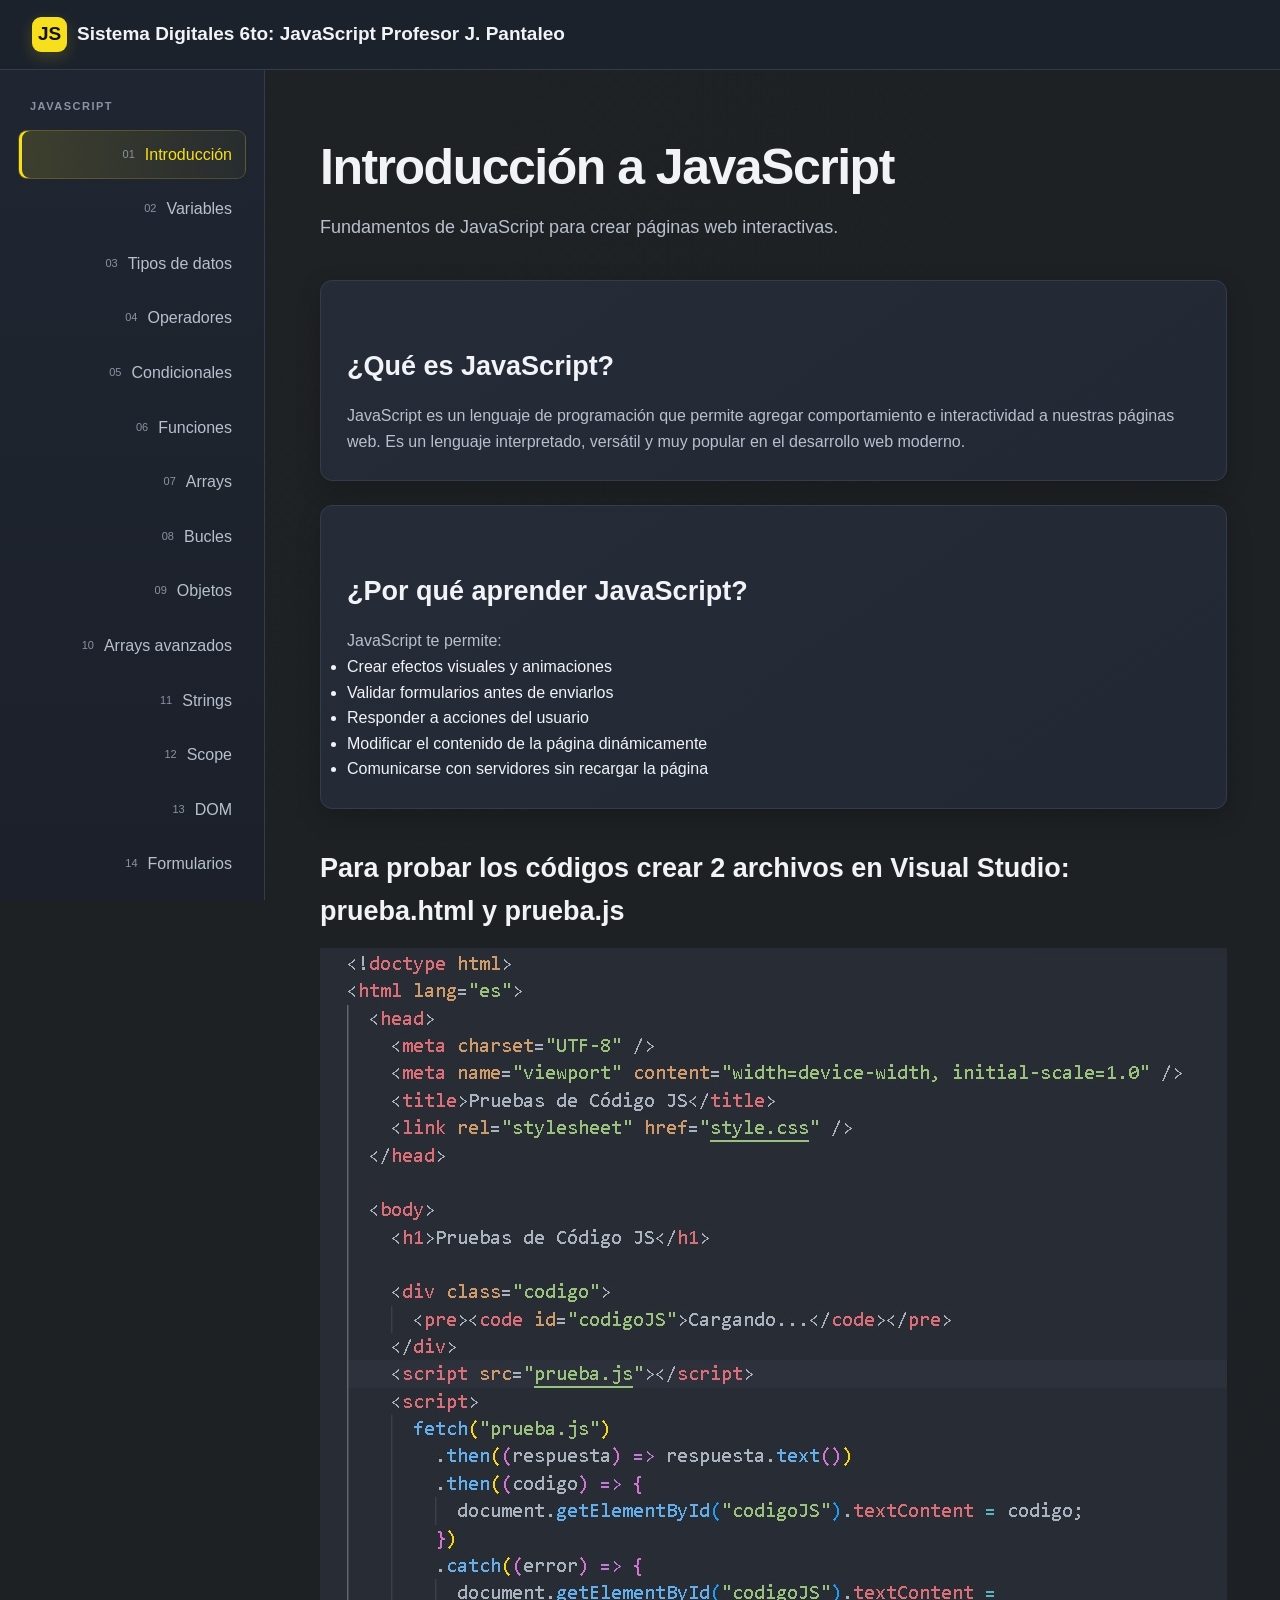
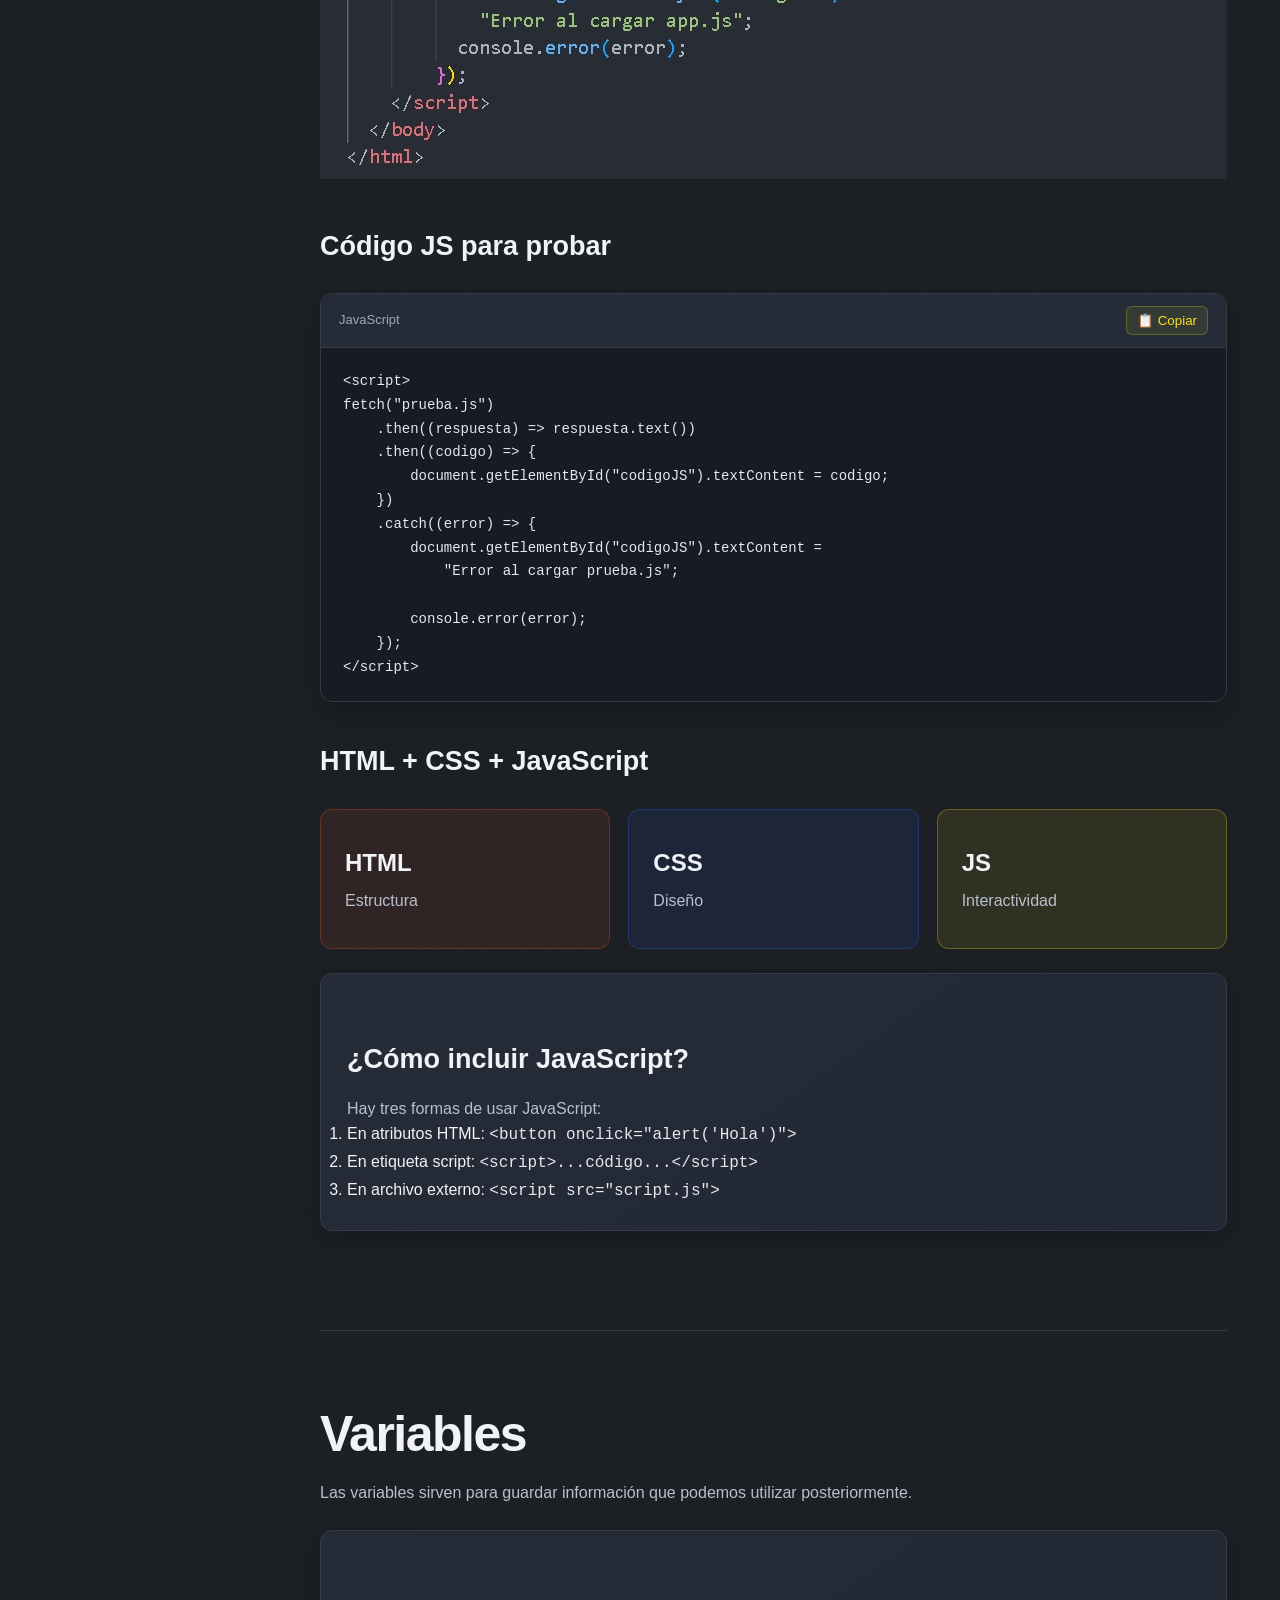
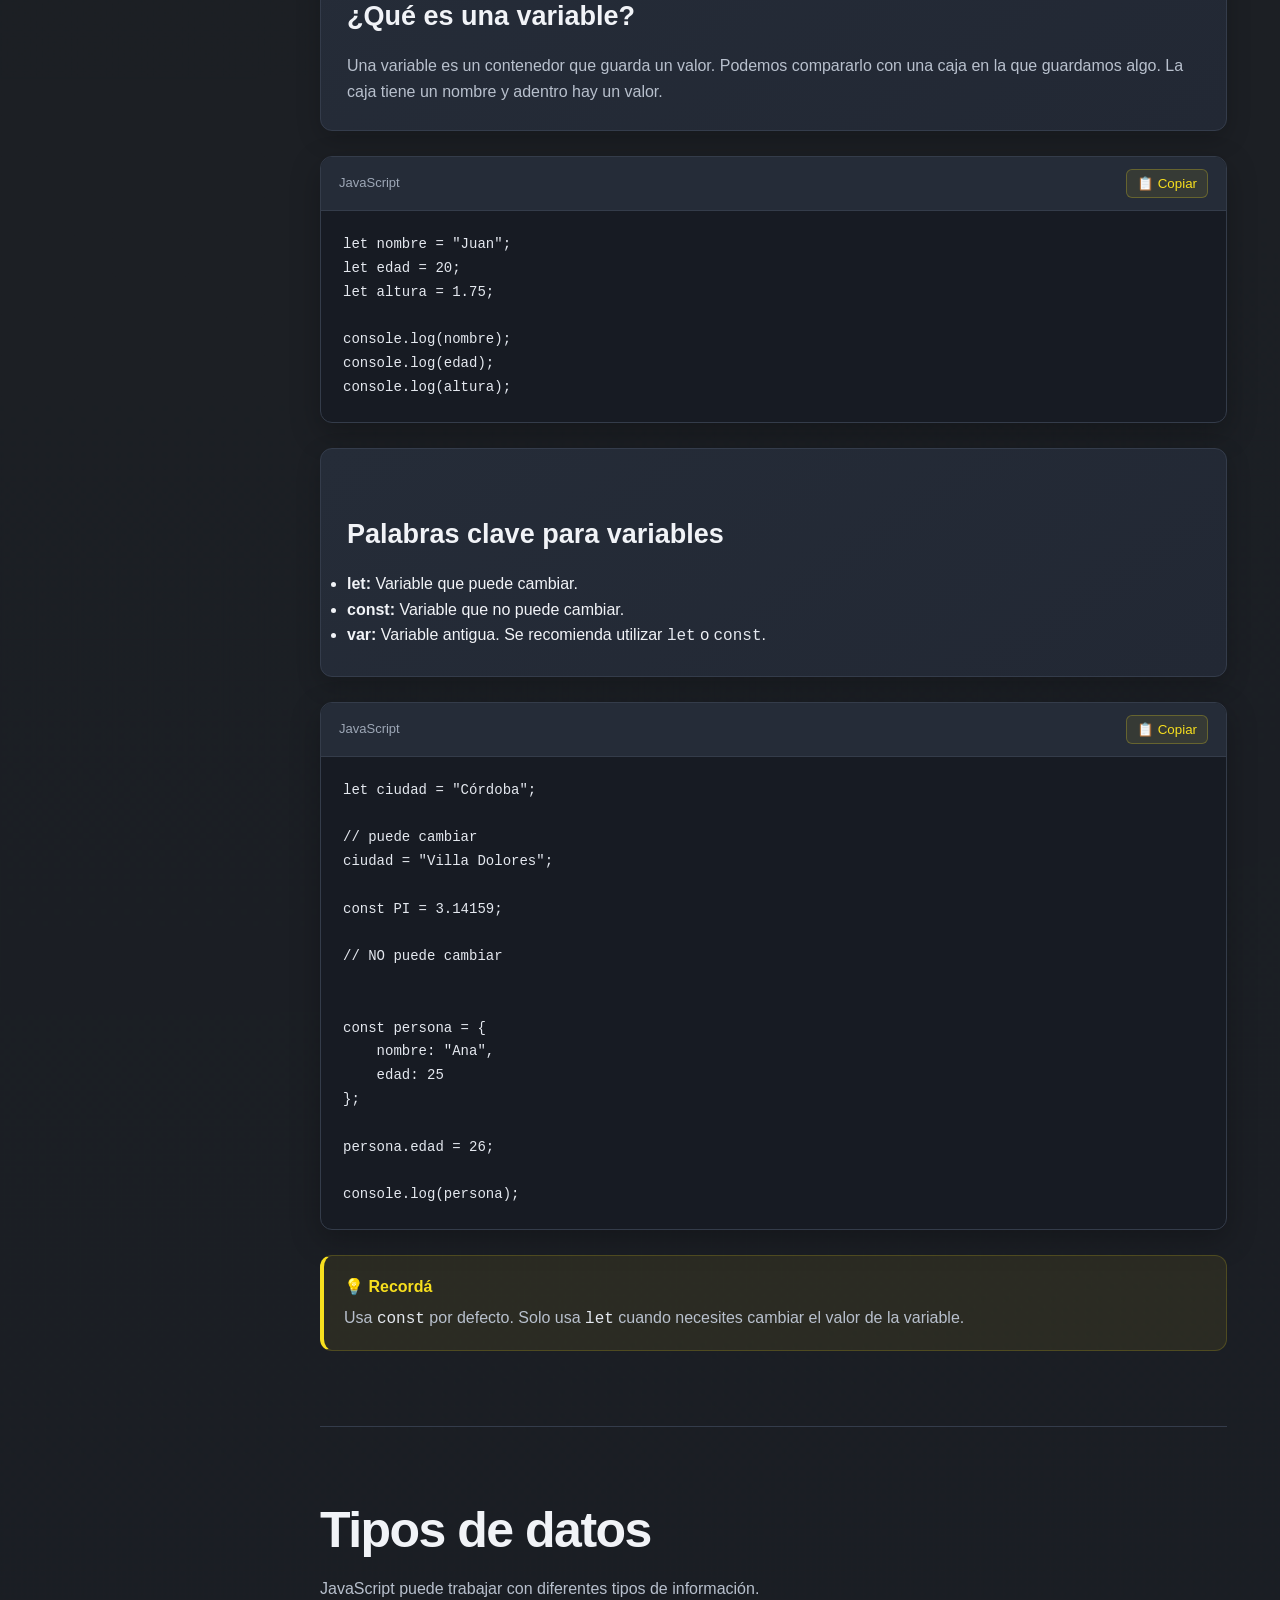
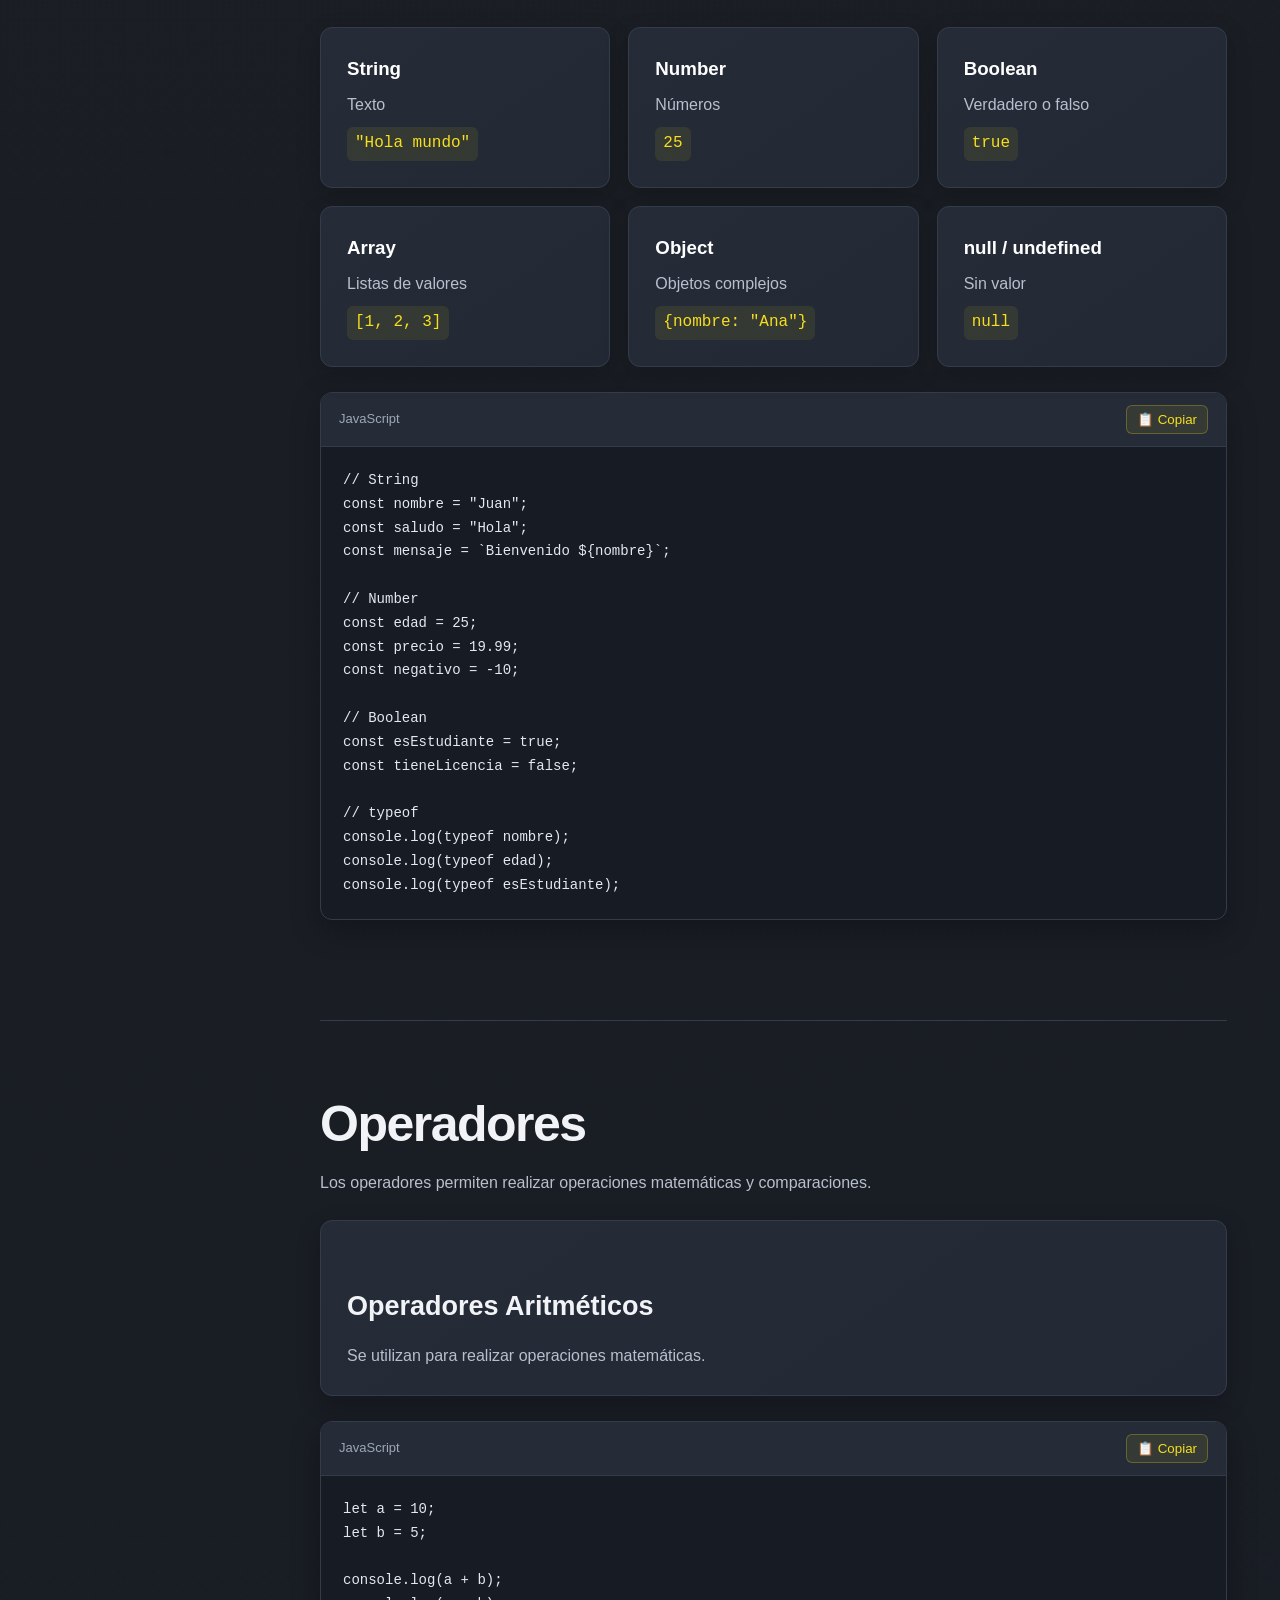
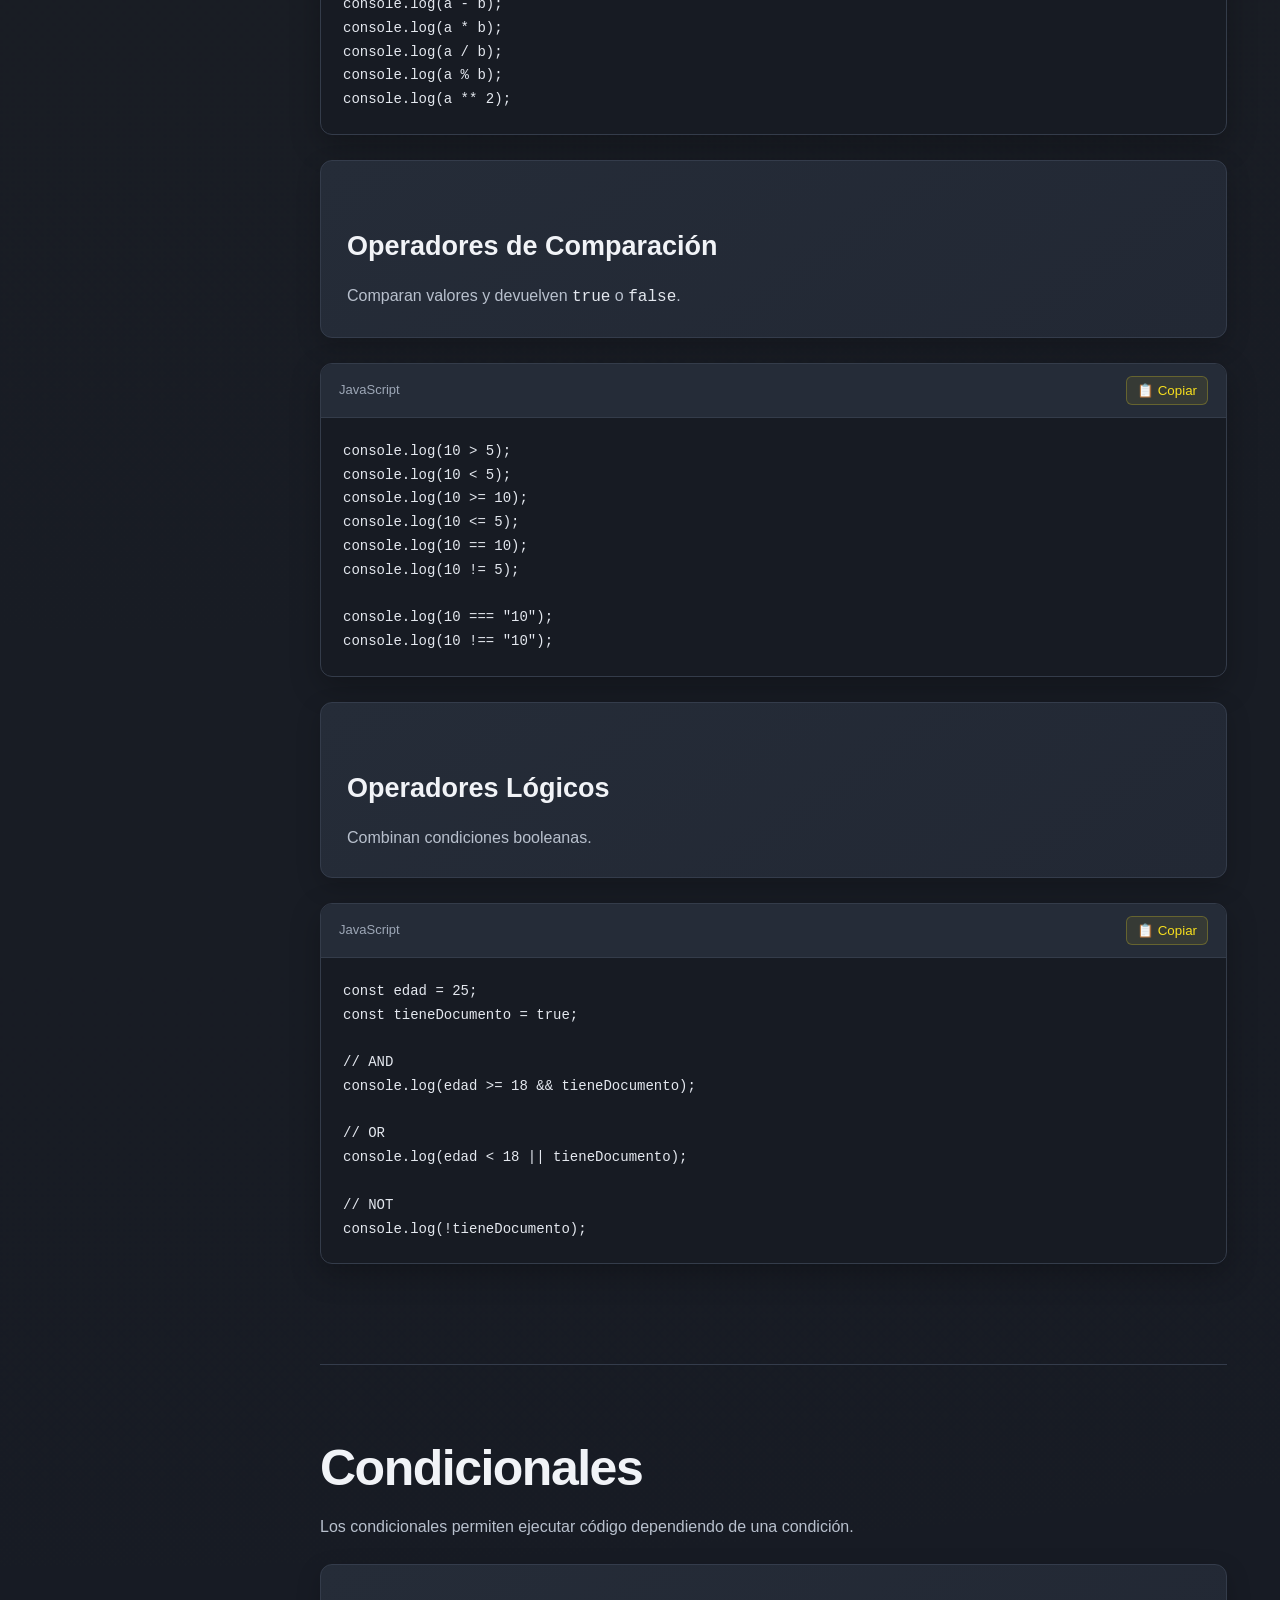
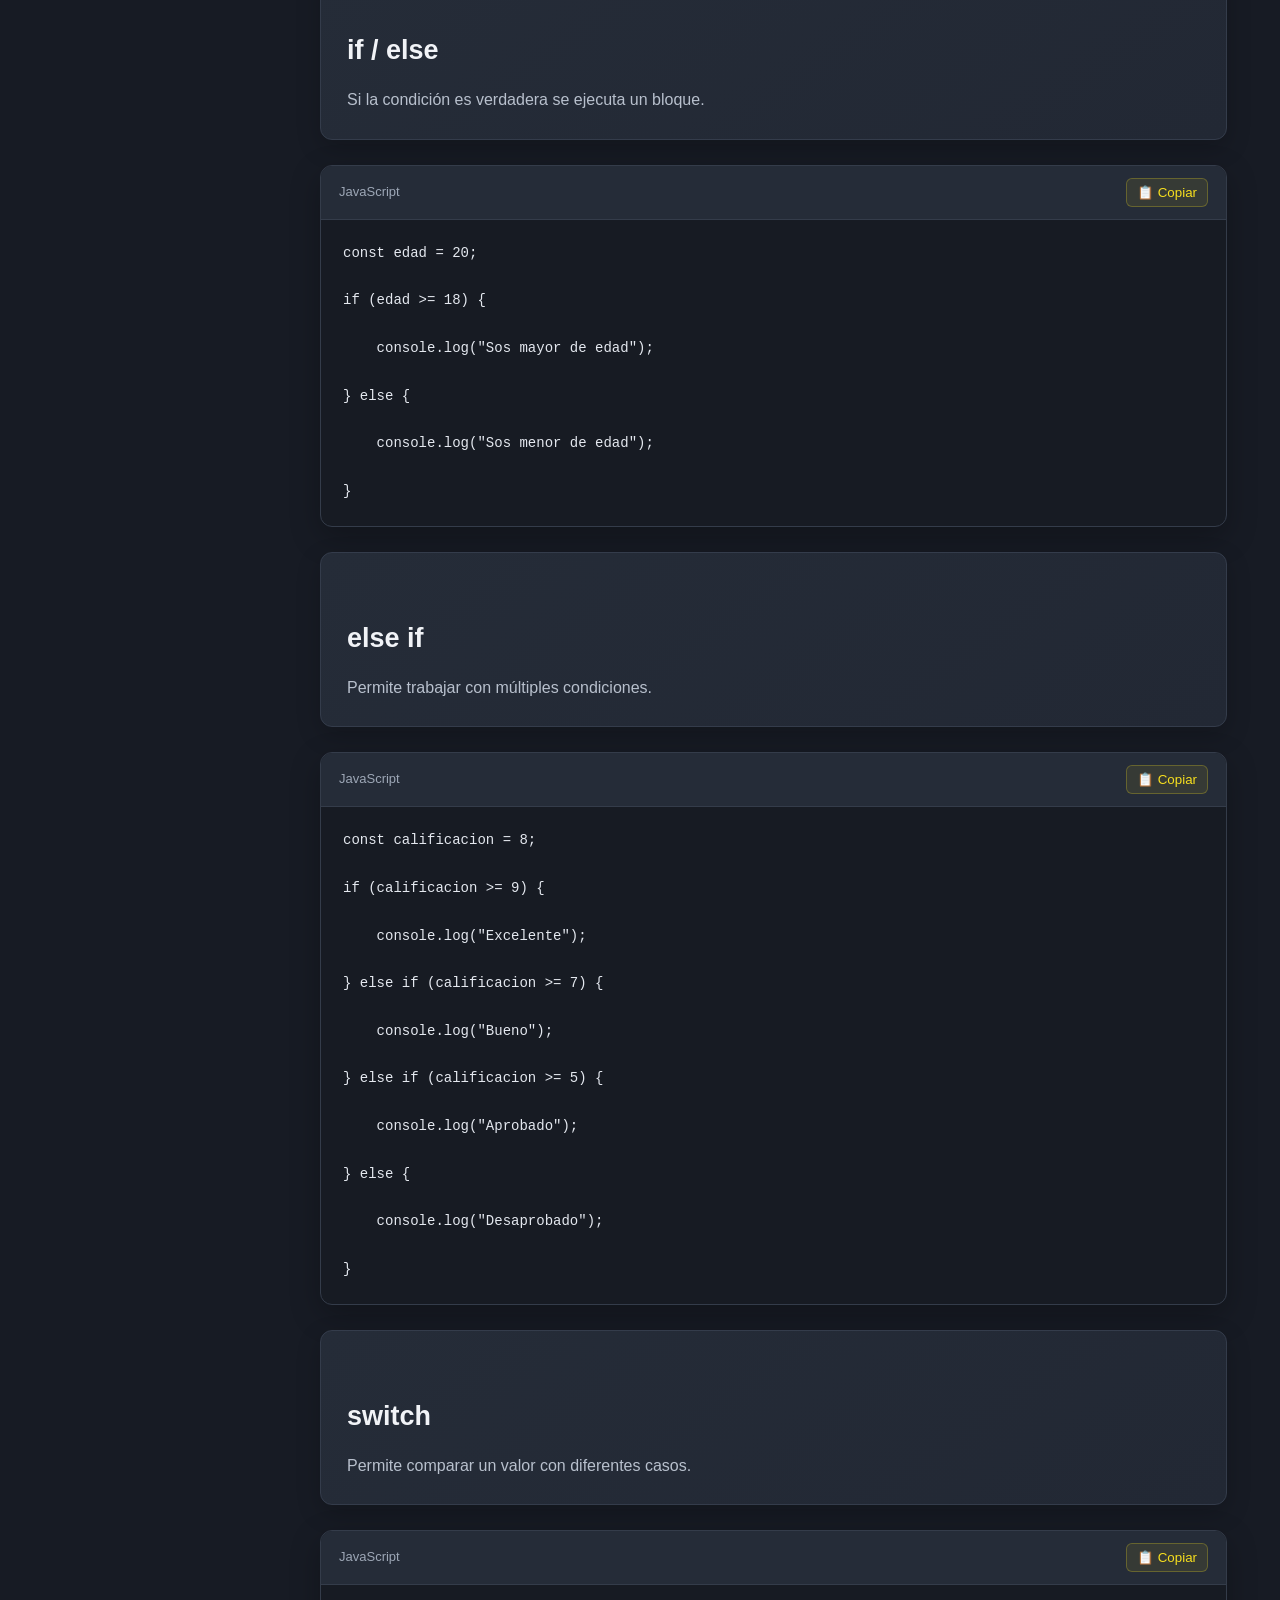
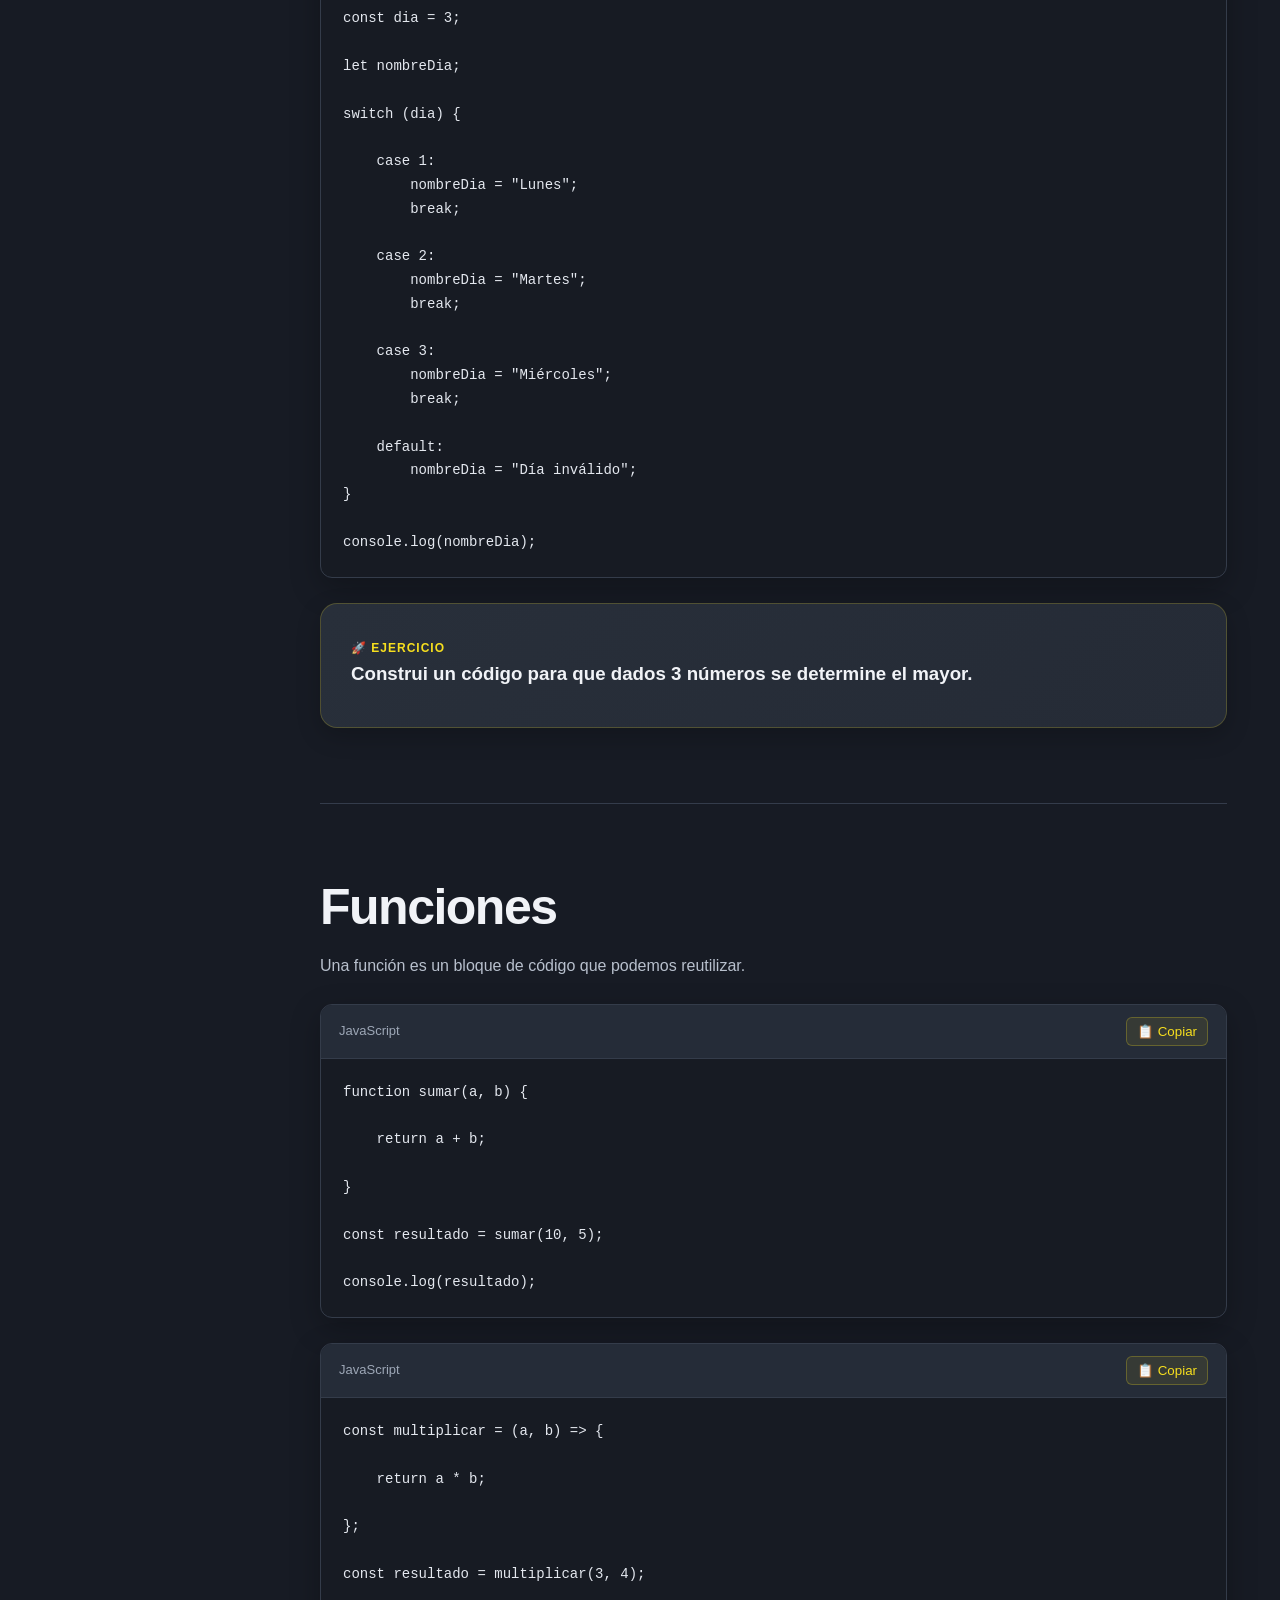
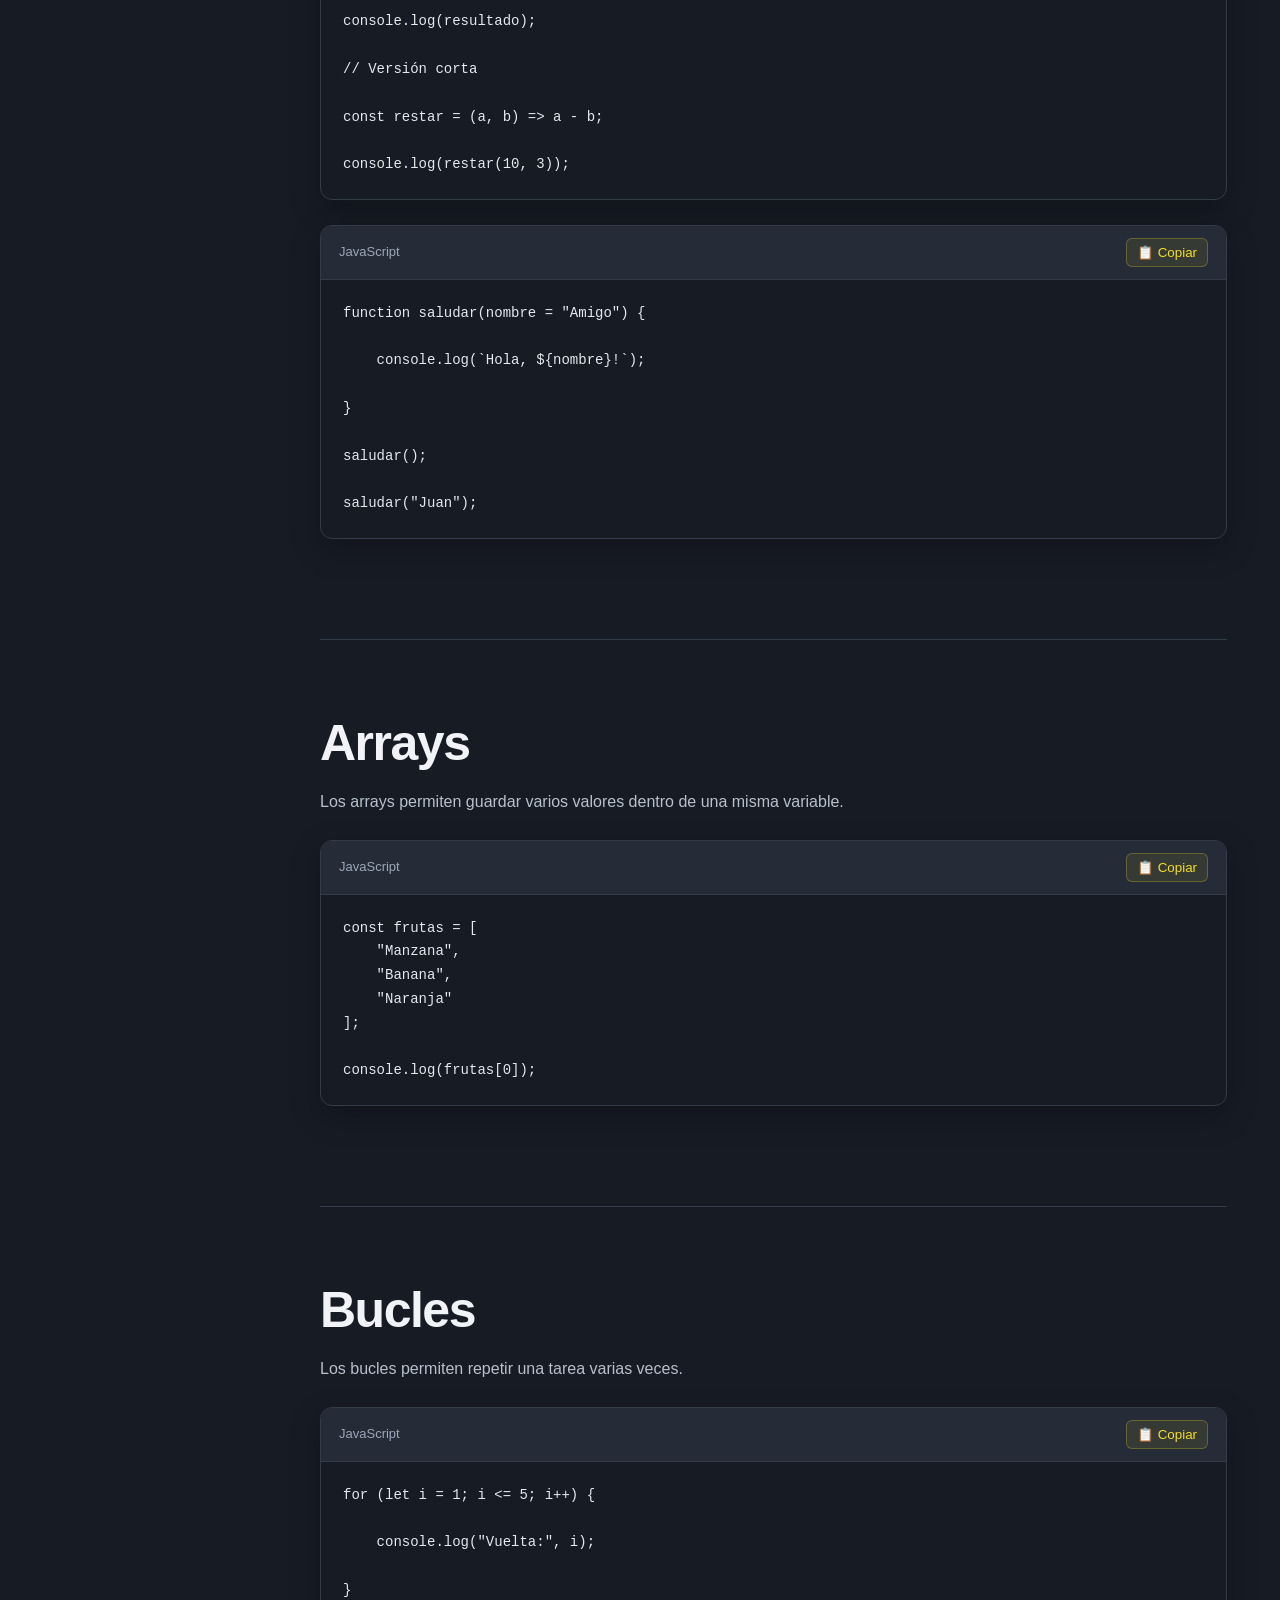
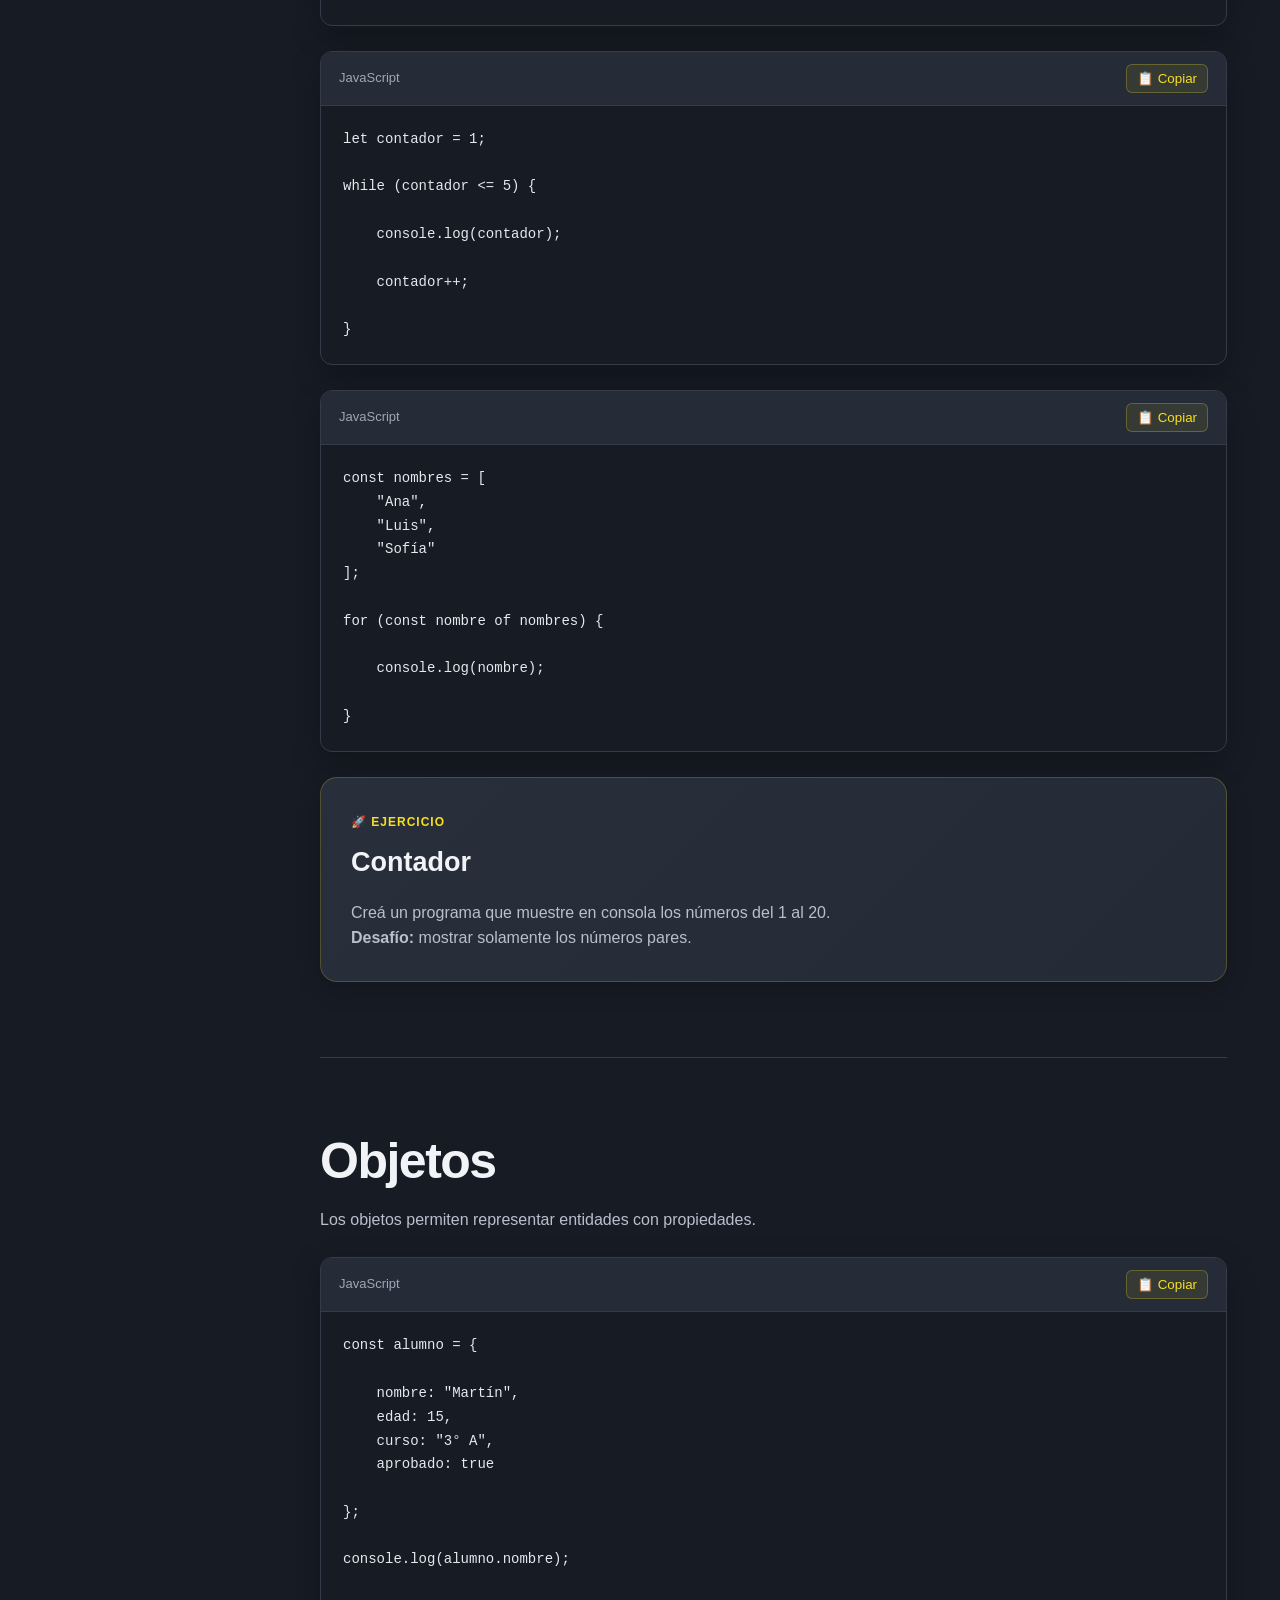
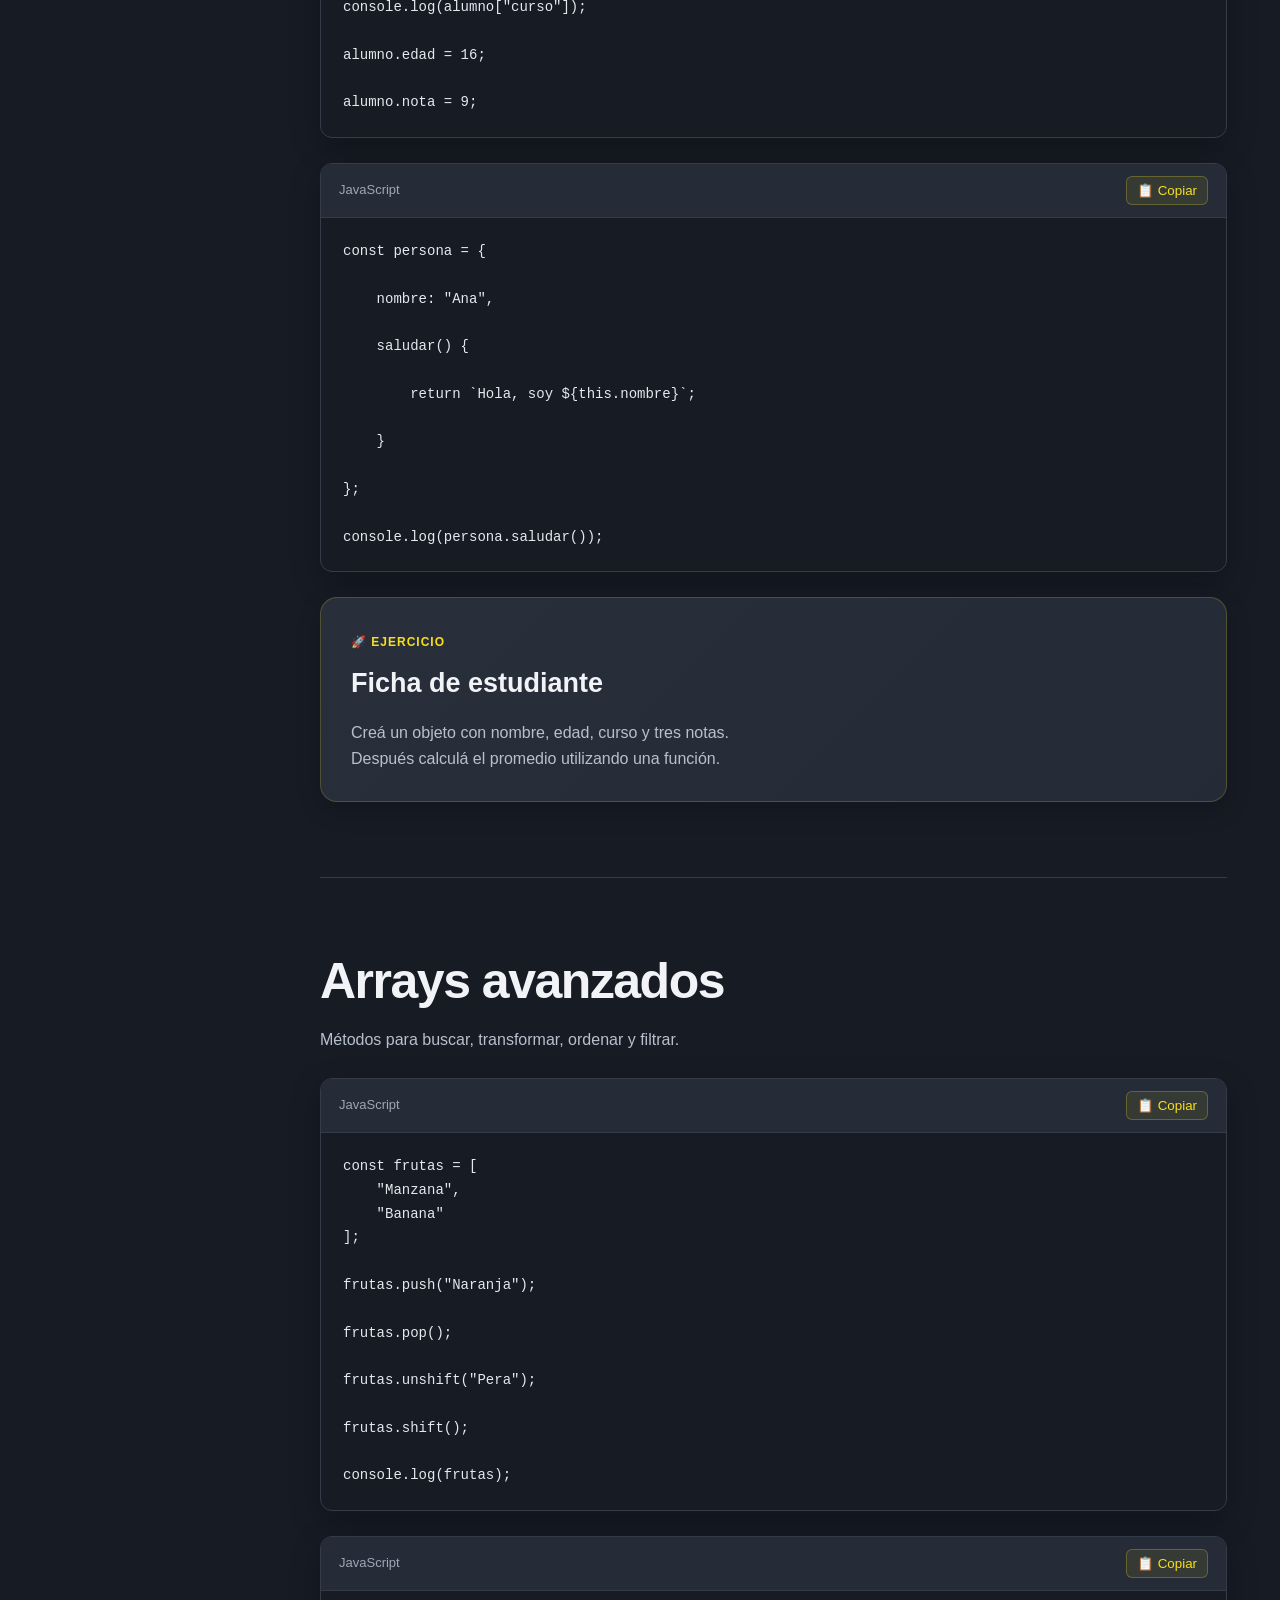
<file: index.html>
<!doctype html>
<html lang="es">

<head>
    <meta charset="UTF-8">
    <meta name="viewport" content="width=device-width, initial-scale=1.0">

    <title>JavaScript Básico + Práctica</title>

    <link rel="stylesheet" href="style.css">
</head>

<body>

    <!-- =====================================================
         HEADER
    ====================================================== -->

    <header class="header">

        <div class="logo">
            <span>JS</span>
            Sistema Digitales 6to: JavaScript  Profesor J. Pantaleo
        </div>

    </header>


    <!-- =====================================================
         LAYOUT
    ====================================================== -->

    <div class="layout">


        <!-- =================================================
             MENÚ LATERAL
        ================================================== -->

        <aside class="sidebar">

            <h3>JavaScript</h3>

            <nav>

                <a href="#introduccion" class="activo">
                    <span>01</span>
                    Introducción
                </a>

                <a href="#variables">
                    <span>02</span>
                    Variables
                </a>

                <a href="#tipos">
                    <span>03</span>
                    Tipos de datos
                </a>

                <a href="#operadores">
                    <span>04</span>
                    Operadores
                </a>

                <a href="#condicionales">
                    <span>05</span>
                    Condicionales
                </a>

                <a href="#funciones">
                    <span>06</span>
                    Funciones
                </a>

                <a href="#arrays">
                    <span>07</span>
                    Arrays
                </a>

                <a href="#bucles">
                    <span>08</span>
                    Bucles
                </a>

                <a href="#objetos">
                    <span>09</span>
                    Objetos
                </a>

                <a href="#arrays-avanzados">
                    <span>10</span>
                    Arrays avanzados
                </a>

                <a href="#strings">
                    <span>11</span>
                    Strings
                </a>

                <a href="#scope">
                    <span>12</span>
                    Scope
                </a>

                <a href="#dom">
                    <span>13</span>
                    DOM
                </a>

                <a href="#formularios">
                    <span>14</span>
                    Formularios
                </a>

                <a href="#localstorage">
                    <span>15</span>
                    LocalStorage
                </a>

                <a href="#json-fetch">
                    <span>16</span>
                    JSON y Fetch
                </a>

                <a href="#errores">
                    <span>17</span>
                    Errores
                </a>

                <a href="#proyecto">
                    <span>18</span>
                    Proyecto final
                </a>

                <a href="#eventos">
                    <span>19</span>
                    Eventos
                </a>

            </nav>

        </aside>


        <!-- =================================================
             CONTENIDO
        ================================================== -->

        <main class="contenido">


            <!-- =================================================
                 01 INTRODUCCIÓN
            ================================================== -->

            <section id="introduccion" class="clase">

                <h1>Introducción a JavaScript</h1>

                <p class="descripcion">
                    Fundamentos de JavaScript para crear páginas web
                    interactivas.
                </p>


                <div class="card">

                    <h2>¿Qué es JavaScript?</h2>

                    <p>
                        JavaScript es un lenguaje de programación que permite
                        agregar comportamiento e interactividad a nuestras
                        páginas web. Es un lenguaje interpretado, versátil y
                        muy popular en el desarrollo web moderno.
                    </p>

                </div>


                <div class="card">

                    <h2>¿Por qué aprender JavaScript?</h2>

                    <p>JavaScript te permite:</p>

                    <ul>
                        <li>Crear efectos visuales y animaciones</li>
                        <li>Validar formularios antes de enviarlos</li>
                        <li>Responder a acciones del usuario</li>
                        <li>Modificar el contenido de la página dinámicamente</li>
                        <li>Comunicarse con servidores sin recargar la página</li>
                    </ul>

                </div>


                <h2>
                    Para probar los códigos crear 2 archivos en Visual Studio:
                    <strong>prueba.html</strong> y <strong>prueba.js</strong>
                </h2>

                <img src="prueba.jpg" alt="Ejemplo de archivos JavaScript">


                <h2>Código JS para probar</h2>


                <div class="codigo">

                    <pre><code>&lt;script&gt;
fetch("prueba.js")
    .then((respuesta) =&gt; respuesta.text())
    .then((codigo) =&gt; {
        document.getElementById("codigoJS").textContent = codigo;
    })
    .catch((error) =&gt; {
        document.getElementById("codigoJS").textContent =
            "Error al cargar prueba.js";

        console.error(error);
    });
&lt;/script&gt;</code></pre>

                </div>


                <h2>HTML + CSS + JavaScript</h2>


                <div class="tecnologias">

                    <div class="tecnologia html">
                        <strong>HTML</strong>
                        <span>Estructura</span>
                    </div>

                    <div class="tecnologia css">
                        <strong>CSS</strong>
                        <span>Diseño</span>
                    </div>

                    <div class="tecnologia js">
                        <strong>JS</strong>
                        <span>Interactividad</span>
                    </div>

                </div>


                <div class="card">

                    <h2>¿Cómo incluir JavaScript?</h2>

                    <p>
                        Hay tres formas de usar JavaScript:
                    </p>

                    <ol>

                        <li>
                            En atributos HTML:
                            <code>&lt;button onclick="alert('Hola')"&gt;</code>
                        </li>

                        <li>
                            En etiqueta script:
                            <code>&lt;script&gt;...código...&lt;/script&gt;</code>
                        </li>

                        <li>
                            En archivo externo:
                            <code>&lt;script src="script.js"&gt;</code>
                        </li>

                    </ol>

                </div>

            </section>



            <!-- =================================================
                 02 VARIABLES
            ================================================== -->

            <section id="variables" class="clase">

                <h1>Variables</h1>

                <p>
                    Las variables sirven para guardar información que podemos
                    utilizar posteriormente.
                </p>


                <div class="card">

                    <h2>¿Qué es una variable?</h2>

                    <p>
                        Una variable es un contenedor que guarda un valor.
                        Podemos compararlo con una caja en la que guardamos algo.
                        La caja tiene un nombre y adentro hay un valor.
                    </p>

                </div>


                <div class="codigo">

                    <pre><code>let nombre = "Juan";
let edad = 20;
let altura = 1.75;

console.log(nombre);
console.log(edad);
console.log(altura);</code></pre>

                </div>


                <div class="card">

                    <h2>Palabras clave para variables</h2>

                    <ul>

                        <li>
                            <strong>let:</strong>
                            Variable que puede cambiar.
                        </li>

                        <li>
                            <strong>const:</strong>
                            Variable que no puede cambiar.
                        </li>

                        <li>
                            <strong>var:</strong>
                            Variable antigua. Se recomienda utilizar
                            <code>let</code> o <code>const</code>.
                        </li>

                    </ul>

                </div>


                <div class="codigo">

                    <pre><code>let ciudad = "Córdoba";

// puede cambiar
ciudad = "Villa Dolores";

const PI = 3.14159;

// NO puede cambiar


const persona = {
    nombre: "Ana",
    edad: 25
};

persona.edad = 26;

console.log(persona);</code></pre>

                </div>


                <div class="nota">

                    <strong>💡 Recordá</strong>

                    <p>
                        Usa <code>const</code> por defecto.
                        Solo usa <code>let</code> cuando necesites cambiar
                        el valor de la variable.
                    </p>

                </div>

            </section>



            <!-- =================================================
                 03 TIPOS DE DATOS
            ================================================== -->

            <section id="tipos" class="clase">

                <h1>Tipos de datos</h1>

                <p>
                    JavaScript puede trabajar con diferentes tipos de
                    información.
                </p>


                <div class="grid">

                    <div class="card pequeño">
                        <h3>String</h3>
                        <p>Texto</p>
                        <code>"Hola mundo"</code>
                    </div>

                    <div class="card pequeño">
                        <h3>Number</h3>
                        <p>Números</p>
                        <code>25</code>
                    </div>

                    <div class="card pequeño">
                        <h3>Boolean</h3>
                        <p>Verdadero o falso</p>
                        <code>true</code>
                    </div>

                    <div class="card pequeño">
                        <h3>Array</h3>
                        <p>Listas de valores</p>
                        <code>[1, 2, 3]</code>
                    </div>

                    <div class="card pequeño">
                        <h3>Object</h3>
                        <p>Objetos complejos</p>
                        <code>{nombre: "Ana"}</code>
                    </div>

                    <div class="card pequeño">
                        <h3>null / undefined</h3>
                        <p>Sin valor</p>
                        <code>null</code>
                    </div>

                </div>


                <div class="codigo">

                    <pre><code>// String
const nombre = "Juan";
const saludo = "Hola";
const mensaje = `Bienvenido ${nombre}`;

// Number
const edad = 25;
const precio = 19.99;
const negativo = -10;

// Boolean
const esEstudiante = true;
const tieneLicencia = false;

// typeof
console.log(typeof nombre);
console.log(typeof edad);
console.log(typeof esEstudiante);</code></pre>

                </div>

            </section>



            <!-- =================================================
                 04 OPERADORES
            ================================================== -->

            <section id="operadores" class="clase">

                <h1>Operadores</h1>

                <p>
                    Los operadores permiten realizar operaciones matemáticas
                    y comparaciones.
                </p>


                <div class="card">

                    <h2>Operadores Aritméticos</h2>

                    <p>
                        Se utilizan para realizar operaciones matemáticas.
                    </p>

                </div>


                <div class="codigo">

                    <pre><code>let a = 10;
let b = 5;

console.log(a + b);
console.log(a - b);
console.log(a * b);
console.log(a / b);
console.log(a % b);
console.log(a ** 2);</code></pre>

                </div>


                <div class="card">

                    <h2>Operadores de Comparación</h2>

                    <p>
                        Comparan valores y devuelven
                        <code>true</code> o <code>false</code>.
                    </p>

                </div>


                <div class="codigo">

                    <pre><code>console.log(10 > 5);
console.log(10 < 5);
console.log(10 >= 10);
console.log(10 <= 5);
console.log(10 == 10);
console.log(10 != 5);

console.log(10 === "10");
console.log(10 !== "10");</code></pre>

                </div>


                <div class="card">

                    <h2>Operadores Lógicos</h2>

                    <p>
                        Combinan condiciones booleanas.
                    </p>

                </div>


                <div class="codigo">

                    <pre><code>const edad = 25;
const tieneDocumento = true;

// AND
console.log(edad >= 18 && tieneDocumento);

// OR
console.log(edad < 18 || tieneDocumento);

// NOT
console.log(!tieneDocumento);</code></pre>

                </div>

            </section>



            <!-- =================================================
                 05 CONDICIONALES
            ================================================== -->

            <section id="condicionales" class="clase">

                <h1>Condicionales</h1>

                <p>
                    Los condicionales permiten ejecutar código dependiendo
                    de una condición.
                </p>


                <div class="card">

                    <h2>if / else</h2>

                    <p>
                        Si la condición es verdadera se ejecuta un bloque.
                    </p>

                </div>


                <div class="codigo">

                    <pre><code>const edad = 20;

if (edad >= 18) {

    console.log("Sos mayor de edad");

} else {

    console.log("Sos menor de edad");

}</code></pre>

                </div>


                <div class="card">

                    <h2>else if</h2>

                    <p>
                        Permite trabajar con múltiples condiciones.
                    </p>

                </div>


                <div class="codigo">

                    <pre><code>const calificacion = 8;

if (calificacion >= 9) {

    console.log("Excelente");

} else if (calificacion >= 7) {

    console.log("Bueno");

} else if (calificacion >= 5) {

    console.log("Aprobado");

} else {

    console.log("Desaprobado");

}</code></pre>

                </div>


                <div class="card">

                    <h2>switch</h2>

                    <p>
                        Permite comparar un valor con diferentes casos.
                    </p>

                </div>


                <div class="codigo">

                    <pre><code>const dia = 3;

let nombreDia;

switch (dia) {

    case 1:
        nombreDia = "Lunes";
        break;

    case 2:
        nombreDia = "Martes";
        break;

    case 3:
        nombreDia = "Miércoles";
        break;

    default:
        nombreDia = "Día inválido";
}

console.log(nombreDia);</code></pre>

                </div>


                <div class="ejercicio">

                    <span>🚀 EJERCICIO</span>

                    <h3>
                        Construi un código para que dados 3 números
                        se determine el mayor.
                    </h3>

                </div>

            </section>



            <!-- =================================================
                 06 FUNCIONES
            ================================================== -->

            <section id="funciones" class="clase">

                <h1>Funciones</h1>

                <p>
                    Una función es un bloque de código que podemos reutilizar.
                </p>


                <div class="codigo">

                    <pre><code>function sumar(a, b) {

    return a + b;

}

const resultado = sumar(10, 5);

console.log(resultado);</code></pre>

                </div>


                <div class="codigo">

                    <pre><code>const multiplicar = (a, b) => {

    return a * b;

};

const resultado = multiplicar(3, 4);

console.log(resultado);

// Versión corta

const restar = (a, b) => a - b;

console.log(restar(10, 3));</code></pre>

                </div>


                <div class="codigo">

                    <pre><code>function saludar(nombre = "Amigo") {

    console.log(`Hola, ${nombre}!`);

}

saludar();

saludar("Juan");</code></pre>

                </div>

            </section>



            <!-- =================================================
                 07 ARRAYS
            ================================================== -->

            <section id="arrays" class="clase">

                <h1>Arrays</h1>

                <p>
                    Los arrays permiten guardar varios valores dentro
                    de una misma variable.
                </p>


                <div class="codigo">

                    <pre><code>const frutas = [
    "Manzana",
    "Banana",
    "Naranja"
];

console.log(frutas[0]);</code></pre>

                </div>

            </section>



            <!-- =================================================
                 08 BUCLES
            ================================================== -->

            <section id="bucles" class="clase">

                <h1>Bucles</h1>

                <p>
                    Los bucles permiten repetir una tarea varias veces.
                </p>


                <div class="codigo">

                    <pre><code>for (let i = 1; i <= 5; i++) {

    console.log("Vuelta:", i);

}</code></pre>

                </div>


                <div class="codigo">

                    <pre><code>let contador = 1;

while (contador <= 5) {

    console.log(contador);

    contador++;

}</code></pre>

                </div>


                <div class="codigo">

                    <pre><code>const nombres = [
    "Ana",
    "Luis",
    "Sofía"
];

for (const nombre of nombres) {

    console.log(nombre);

}</code></pre>

                </div>


                <div class="ejercicio">

                    <span>🚀 EJERCICIO</span>

                    <h2>Contador</h2>

                    <p>
                        Creá un programa que muestre en consola
                        los números del 1 al 20.
                    </p>

                    <p>
                        <strong>Desafío:</strong>
                        mostrar solamente los números pares.
                    </p>

                </div>

            </section>



            <!-- =================================================
                 09 OBJETOS
            ================================================== -->

            <section id="objetos" class="clase">

                <h1>Objetos</h1>

                <p>
                    Los objetos permiten representar entidades con propiedades.
                </p>


                <div class="codigo">

                    <pre><code>const alumno = {

    nombre: "Martín",
    edad: 15,
    curso: "3° A",
    aprobado: true

};

console.log(alumno.nombre);

console.log(alumno["curso"]);

alumno.edad = 16;

alumno.nota = 9;</code></pre>

                </div>


                <div class="codigo">

                    <pre><code>const persona = {

    nombre: "Ana",

    saludar() {

        return `Hola, soy ${this.nombre}`;

    }

};

console.log(persona.saludar());</code></pre>

                </div>


                <div class="ejercicio">

                    <span>🚀 EJERCICIO</span>

                    <h2>Ficha de estudiante</h2>

                    <p>
                        Creá un objeto con nombre, edad, curso y tres notas.
                    </p>

                    <p>
                        Después calculá el promedio utilizando una función.
                    </p>

                </div>

            </section>



            <!-- =================================================
                 10 ARRAYS AVANZADOS
            ================================================== -->

            <section id="arrays-avanzados" class="clase">

                <h1>Arrays avanzados</h1>

                <p>
                    Métodos para buscar, transformar, ordenar y filtrar.
                </p>


                <div class="codigo">

                    <pre><code>const frutas = [
    "Manzana",
    "Banana"
];

frutas.push("Naranja");

frutas.pop();

frutas.unshift("Pera");

frutas.shift();

console.log(frutas);</code></pre>

                </div>


                <div class="codigo">

                    <pre><code>const numeros = [1, 2, 3, 4, 5];

const dobles =
    numeros.map(n => n * 2);

const pares =
    numeros.filter(n => n % 2 === 0);

const encontrado =
    numeros.find(n => n === 3);

console.log(dobles);

console.log(pares);

console.log(encontrado);</code></pre>

                </div>


                <div class="codigo">

                    <pre><code>const precios = [
    100,
    250,
    80,
    120
];

const total = precios.reduce(
    (acumulador, precio) => {

        return acumulador + precio;

    },
    0
);

console.log(total);</code></pre>

                </div>

            </section>



            <!-- =================================================
                 11 STRINGS
            ================================================== -->

            <section id="strings" class="clase">

                <h1>Strings y métodos de texto</h1>

                <p>
                    Los strings representan texto.
                </p>


                <div class="codigo">

                    <pre><code>const texto =
    "JavaScript es divertido";

console.log(texto.length);

console.log(texto.toUpperCase());

console.log(texto.toLowerCase());

console.log(
    texto.includes("JavaScript")
);

console.log(
    texto.startsWith("Java")
);

console.log(
    texto.endsWith("divertido")
);</code></pre>

                </div>


                <div class="codigo">

                    <pre><code>const nombre =
    "   Juan Pérez   ";

console.log(nombre.trim());

const palabras =
    "HTML CSS JavaScript".split(" ");

console.log(palabras);

const mensaje =
    "Hola alumno";

console.log(
    mensaje.replace(
        "alumno",
        "programador"
    )
);</code></pre>

                </div>

            </section>



            <!-- =================================================
                 12 SCOPE
            ================================================== -->

            <section id="scope" class="clase">

                <h1>Scope y buenas prácticas</h1>

                <p>
                    El scope determina dónde podemos utilizar una variable.
                </p>


                <div class="codigo">

                    <pre><code>const nombre = "Ana";

if (true) {

    const mensaje = "Hola";

    let edad = 15;

    console.log(nombre);

    console.log(mensaje);

    console.log(edad);

}

// mensaje y edad no existen
// fuera del bloque.</code></pre>

                </div>


                <div class="card">

                    <h2>Buenas prácticas</h2>

                    <ul>

                        <li>Usar <code>const</code> por defecto.</li>

                        <li>
                            Usar <code>let</code> cuando el valor debe cambiar.
                        </li>

                        <li>
                            Elegir nombres claros.
                        </li>

                        <li>
                            Evitar código repetido.
                        </li>

                        <li>
                            Separar el programa en funciones pequeñas.
                        </li>

                    </ul>

                </div>

            </section>



            <!-- =================================================
                 13 DOM
            ================================================== -->

            <section id="dom" class="clase">

                <h1>DOM</h1>

                <p>
                    El DOM permite acceder y modificar los elementos HTML
                    desde JavaScript.
                </p>


                <div class="codigo">

                    <pre><code>const titulo =
    document.querySelector("#titulo");

titulo.textContent =
    "Hola JavaScript";</code></pre>

                </div>

            </section>



            <!-- =================================================
                 14 FORMULARIOS
            ================================================== -->

            <section id="formularios" class="clase">

                <h1>Formularios</h1>

                <p>
                    JavaScript puede leer y validar los datos ingresados.
                </p>


                <div class="codigo">

                    <pre><code>const formulario =
    document.querySelector("#formulario");

const nombre =
    document.querySelector("#nombre");

formulario.addEventListener(
    "submit",
    function(evento) {

        evento.preventDefault();

        if (nombre.value.trim() === "") {

            alert("Ingresá tu nombre");

            return;

        }

        console.log(
            "Nombre:",
            nombre.value
        );

    }
);</code></pre>

                </div>

            </section>



            <!-- =================================================
                 15 LOCAL STORAGE
            ================================================== -->

            <section id="localstorage" class="clase">

                <h1>LocalStorage</h1>

                <p>
                    Permite guardar pequeños datos en el navegador.
                </p>


                <div class="codigo">

                    <pre><code>localStorage.setItem(
    "nombre",
    "Ana"
);

const nombre =
    localStorage.getItem("nombre");

console.log(nombre);

localStorage.removeItem("nombre");

// localStorage.clear();</code></pre>

                </div>


                <div class="codigo">

                    <pre><code>const usuario = {

    nombre: "Lucas",

    puntos: 120

};

localStorage.setItem(
    "usuario",
    JSON.stringify(usuario)
);

const datos =
    JSON.parse(
        localStorage.getItem("usuario")
    );

console.log(datos.nombre);

console.log(datos.puntos);</code></pre>

                </div>

            </section>



            <!-- =================================================
                 16 JSON Y FETCH
            ================================================== -->

            <section id="json-fetch" class="clase">

                <h1>JSON y Fetch</h1>

                <p>
                    JSON permite intercambiar información.
                    Fetch permite realizar solicitudes a servidores.
                </p>


                <div class="codigo">

                    <pre><code>const alumno = {

    nombre: "Sofía",
    edad: 14,
    puntos: 85

};

const textoJSON =
    JSON.stringify(alumno);

console.log(textoJSON);

const objeto =
    JSON.parse(textoJSON);

console.log(objeto.nombre);</code></pre>

                </div>


                <div class="codigo">

                    <pre><code>async function cargarDatos() {

    try {

        const respuesta =
            await fetch(
                "https://jsonplaceholder.typicode.com/users"
            );

        const usuarios =
            await respuesta.json();

        console.log(usuarios);

    } catch (error) {

        console.error(
            "Ocurrió un error:",
            error
        );

    }

}

cargarDatos();</code></pre>

                </div>

            </section>



            <!-- =================================================
                 17 ERRORES
            ================================================== -->

            <section id="errores" class="clase">

                <h1>Errores y depuración</h1>

                <p>
                    Aprender a encontrar errores es fundamental.
                </p>


                <div class="codigo">

                    <pre><code>try {

    const numero =
        Number("abc");

    if (Number.isNaN(numero)) {

        throw new Error(
            "No es un número válido"
        );

    }

    console.log(numero);

} catch (error) {

    console.error(
        error.message
    );

}</code></pre>

                </div>


                <div class="card">

                    <h2>Herramientas del navegador</h2>

                    <p>
                        Practicá con
                        <code>console.log()</code>,
                        <code>console.table()</code>,
                        breakpoints y el panel Console.
                    </p>

                </div>

            </section>



            <!-- =================================================
                 18 PROYECTO FINAL
            ================================================== -->

            <section id="proyecto" class="clase">

                <h1>
                    Proyecto final:
                    Sistema de torneo de ajedrez
                </h1>

                <p>
                    Integrá todo lo aprendido construyendo una pequeña
                    aplicación web.
                </p>


                <div class="card">

                    <h2>Objetivo</h2>

                    <p>
                        Crear una aplicación para registrar jugadores,
                        asignar puntos y mostrar una clasificación.
                    </p>

                </div>


                <div class="card">

                    <h2>Etapa 1 — Datos</h2>

                    <ul>

                        <li>Crear un array de jugadores.</li>

                        <li>Cada jugador debe ser un objeto.</li>

                        <li>Guardar nombre, categoría y puntos.</li>

                    </ul>

                </div>


                <div class="card">

                    <h2>Etapa 2 — Funciones</h2>

                    <ul>

                        <li>Agregar jugador.</li>

                        <li>Eliminar jugador.</li>

                        <li>Sumar puntos.</li>

                        <li>Buscar jugador.</li>

                    </ul>

                </div>


                <div class="card">

                    <h2>Etapa 3 — DOM</h2>

                    <ul>

                        <li>Mostrar jugadores en una tabla.</li>

                        <li>Crear botones de acción.</li>

                        <li>
                            Actualizar la clasificación sin recargar.
                        </li>

                    </ul>

                </div>


                <div class="card">

                    <h2>Etapa 4 — Persistencia</h2>

                    <p>
                        Guardar los jugadores en LocalStorage.
                    </p>

                </div>


                <div class="ejercicio">

                    <span>🏆 DESAFÍO FINAL</span>

                    <h2>De programador a creador</h2>

                    <p>
                        Construí una versión funcional del sistema.
                        Dividí el problema en partes, investigá,
                        probá, detectá errores y mejorá progresivamente.
                    </p>

                </div>


                <div class="nota">

                    <strong>💡 Método de aprendizaje</strong>

                    <p>
                        <strong>
                            APRENDER →
                            PRACTICAR →
                            JUGAR →
                            CREAR →
                            PROBAR →
                            ANALIZAR →
                            MEJORAR
                        </strong>
                    </p>

                </div>

            </section>



            <!-- =================================================
                 19 EVENTOS
            ================================================== -->

            <section id="eventos" class="clase">

                <h1>Eventos</h1>

                <p>
                    Los eventos permiten reaccionar a acciones del usuario,
                    como hacer clic en un botón.
                </p>


                <div class="codigo">

                    <pre><code>const boton =
    document.querySelector("#boton");

boton.addEventListener(
    "click",
    function() {

        alert("Hiciste clic");

    }
);</code></pre>

                </div>


                <div class="ejercicio">

                    <span>🚀 EJERCICIO</span>

                    <h2>Tu primer desafío</h2>

                    <p>
                        Creá un botón que cambie el texto de un título
                        cuando el usuario haga clic.
                    </p>

                    <button class="btn-ejercicio">
                        Marcar como completado
                    </button>

                </div>

            </section>


        </main>

    </div>



    <!-- =====================================================
         SISTEMA DE COPIAR CÓDIGO
    ====================================================== -->

    <script>

        document.addEventListener(
            "DOMContentLoaded",
            function () {

                const bloquesCodigo =
                    document.querySelectorAll(".codigo");


                bloquesCodigo.forEach(
                    function (bloque) {

                        const codigo =
                            bloque.querySelector("code");


                        // Si no existe código,
                        // no hacemos nada.

                        if (!codigo) {
                            return;
                        }


                        /*
                        ==========================================
                        BUSCAR O CREAR HEADER
                        ==========================================
                        */

                        let header =
                            bloque.querySelector(
                                ".codigo-header"
                            );


                        if (!header) {

                            header =
                                document.createElement(
                                    "div"
                                );

                            header.className =
                                "codigo-header";


                            const titulo =
                                document.createElement(
                                    "span"
                                );

                            titulo.textContent =
                                "JavaScript";


                            header.appendChild(
                                titulo
                            );


                            bloque.insertBefore(
                                header,
                                bloque.firstChild
                            );

                        }


                        /*
                        ==========================================
                        EVITAR BOTONES DUPLICADOS
                        ==========================================
                        */

                        if (
                            header.querySelector(
                                ".btn-copiar"
                            )
                        ) {

                            return;

                        }


                        /*
                        ==========================================
                        CREAR BOTÓN
                        ==========================================
                        */

                        const boton =
                            document.createElement(
                                "button"
                            );


                        boton.type = "button";

                        boton.className =
                            "btn-copiar";

                        boton.textContent =
                            "📋 Copiar";


                        header.appendChild(
                            boton
                        );


                        /*
                        ==========================================
                        COPIAR CÓDIGO
                        ==========================================
                        */

                        boton.addEventListener(
                            "click",
                            async function () {

                                const texto =
                                    codigo.textContent.trim();


                                try {

                                    await navigator
                                        .clipboard
                                        .writeText(
                                            texto
                                        );


                                    boton.textContent =
                                        "✓ Copiado";

                                    boton.classList.add(
                                        "copiado"
                                    );


                                    setTimeout(
                                        function () {

                                            boton.textContent =
                                                "📋 Copiar";

                                            boton.classList.remove(
                                                "copiado"
                                            );

                                        },
                                        1800
                                    );


                                } catch (error) {

                                    console.error(
                                        "No se pudo copiar:",
                                        error
                                    );


                                    /*
                                    ==================================
                                    MÉTODO ALTERNATIVO
                                    ==================================
                                    */

                                    const textarea =
                                        document.createElement(
                                            "textarea"
                                        );

                                    textarea.value =
                                        texto;

                                    textarea.style.position =
                                        "fixed";

                                    textarea.style.opacity =
                                        "0";


                                    document.body.appendChild(
                                        textarea
                                    );


                                    textarea.select();


                                    try {

                                        document.execCommand(
                                            "copy"
                                        );

                                        boton.textContent =
                                            "✓ Copiado";

                                        boton.classList.add(
                                            "copiado"
                                        );

                                    } catch (errorAlternativo) {

                                        boton.textContent =
                                            "❌ Error";

                                    }


                                    document.body.removeChild(
                                        textarea
                                    );


                                    setTimeout(
                                        function () {

                                            boton.textContent =
                                                "📋 Copiar";

                                            boton.classList.remove(
                                                "copiado"
                                            );

                                        },
                                        1800
                                    );

                                }

                            }
                        );

                    }
                );

            }
        );

    </script>


</body>

</html>
</file>
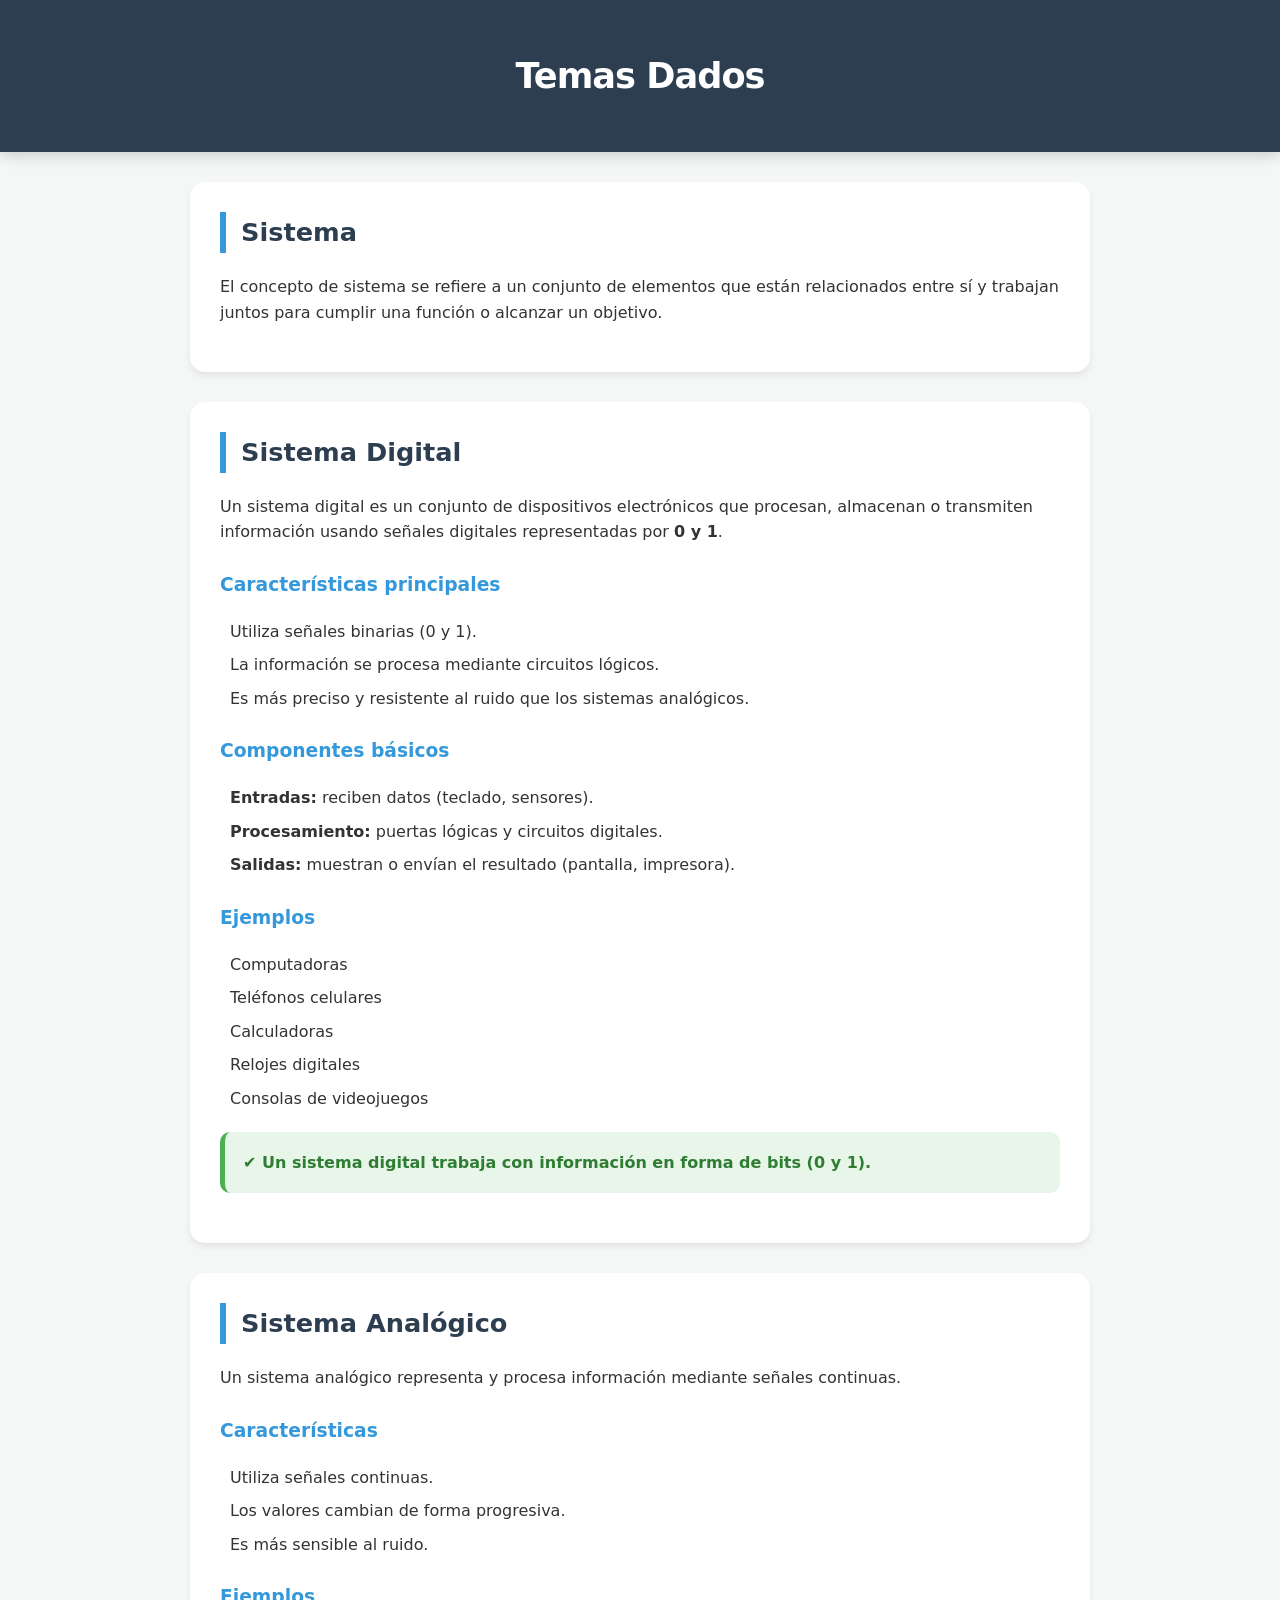
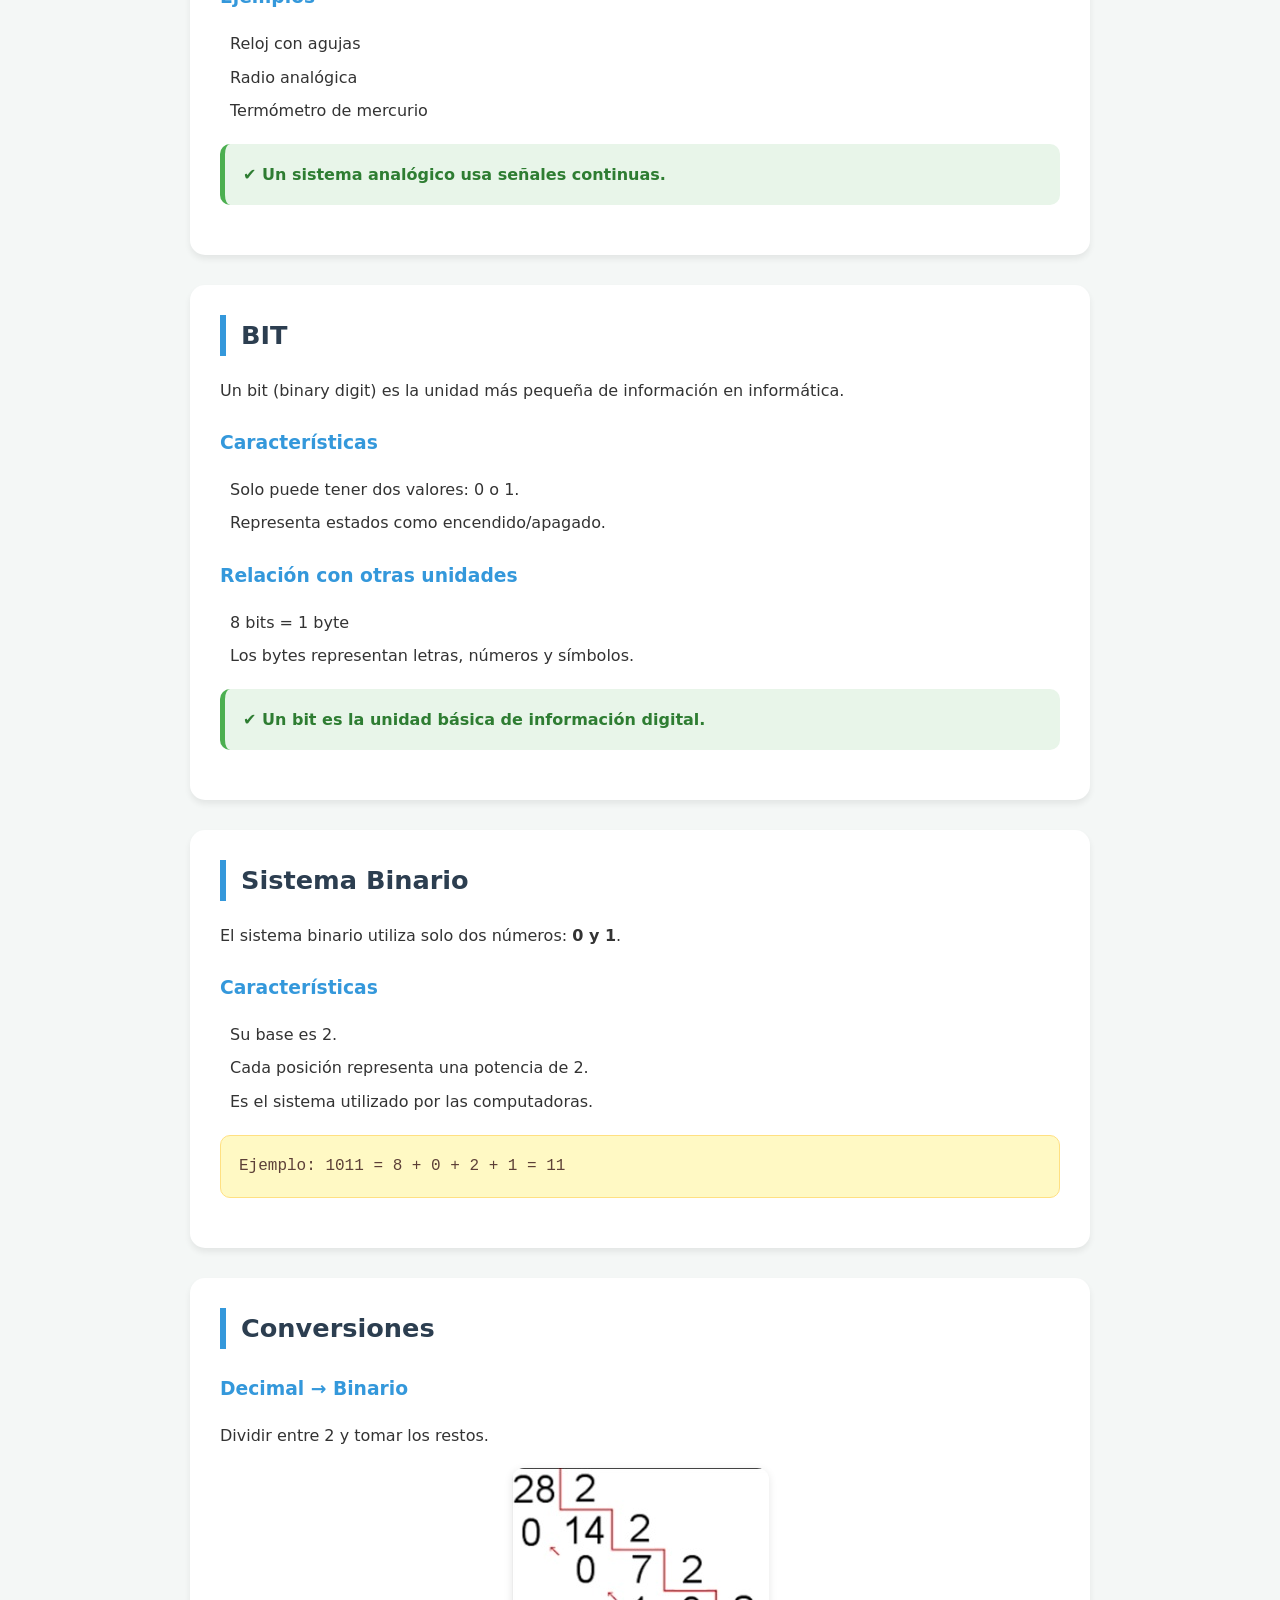
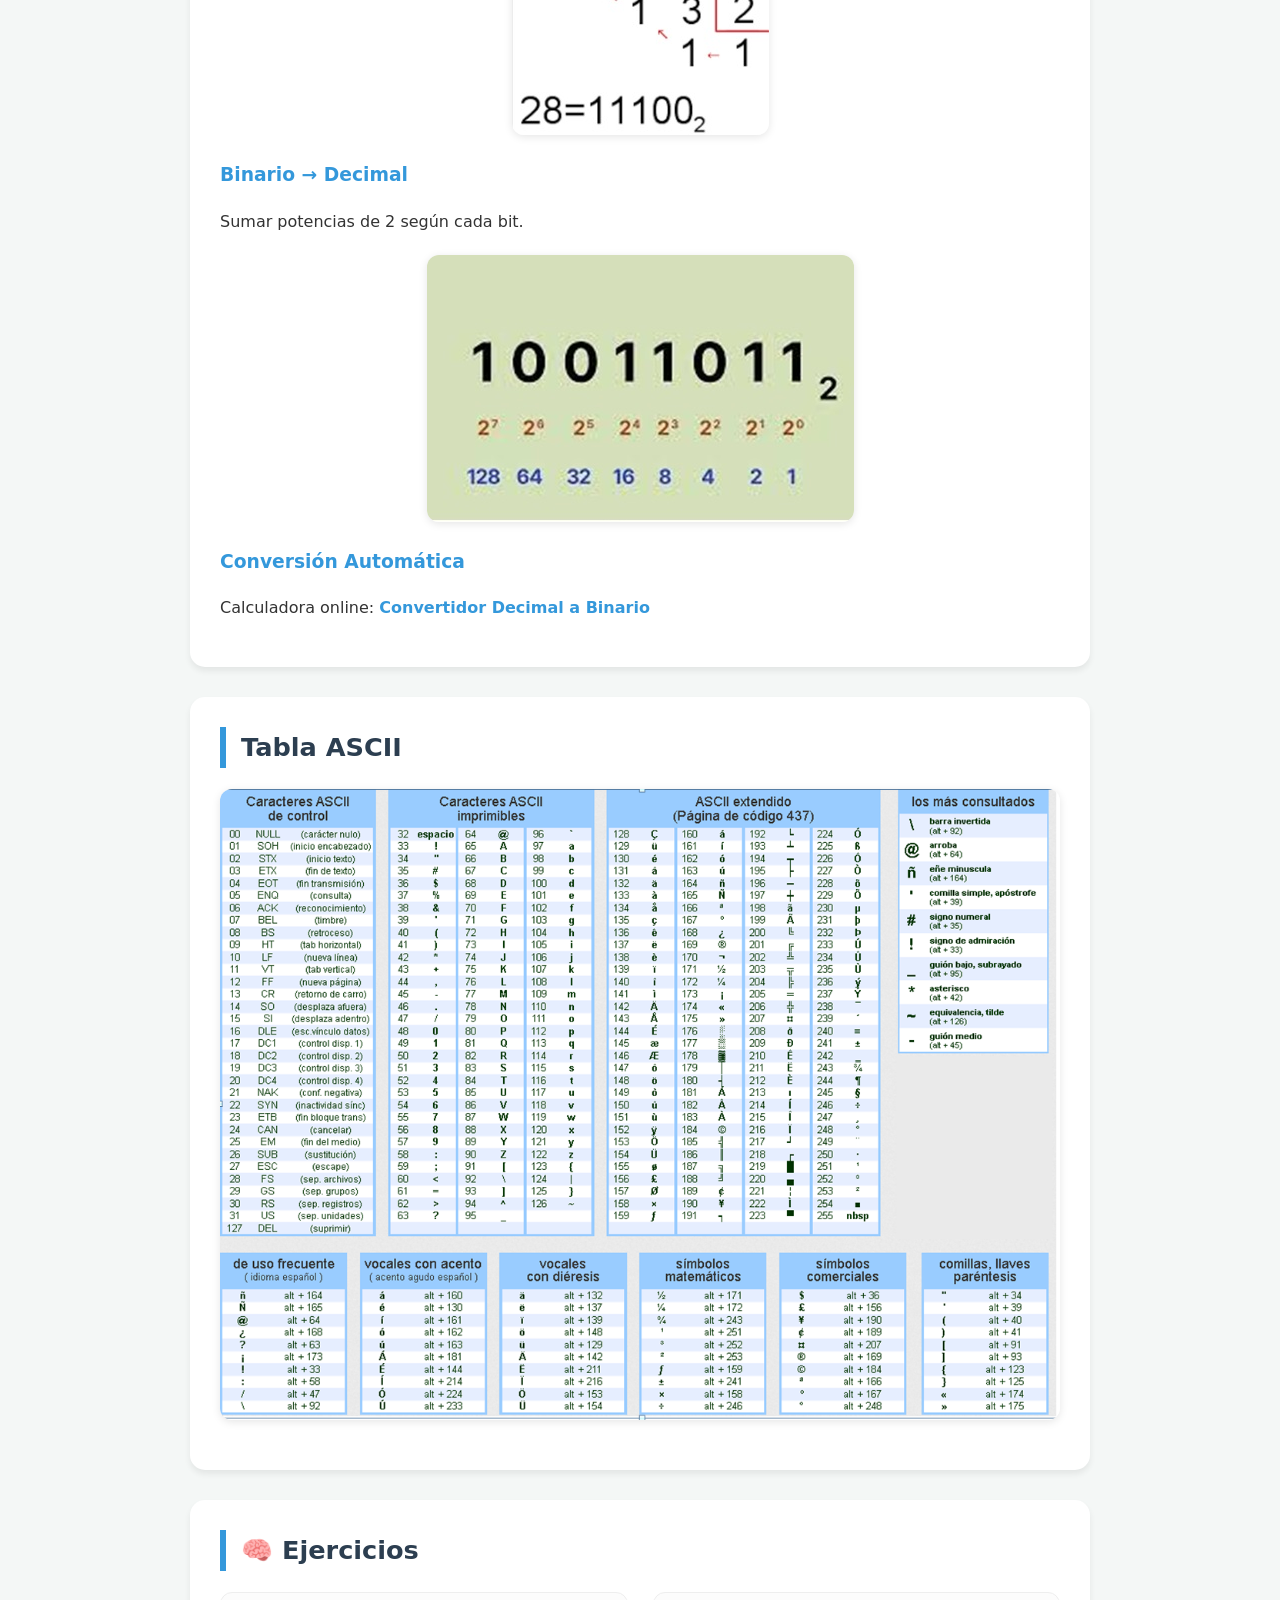
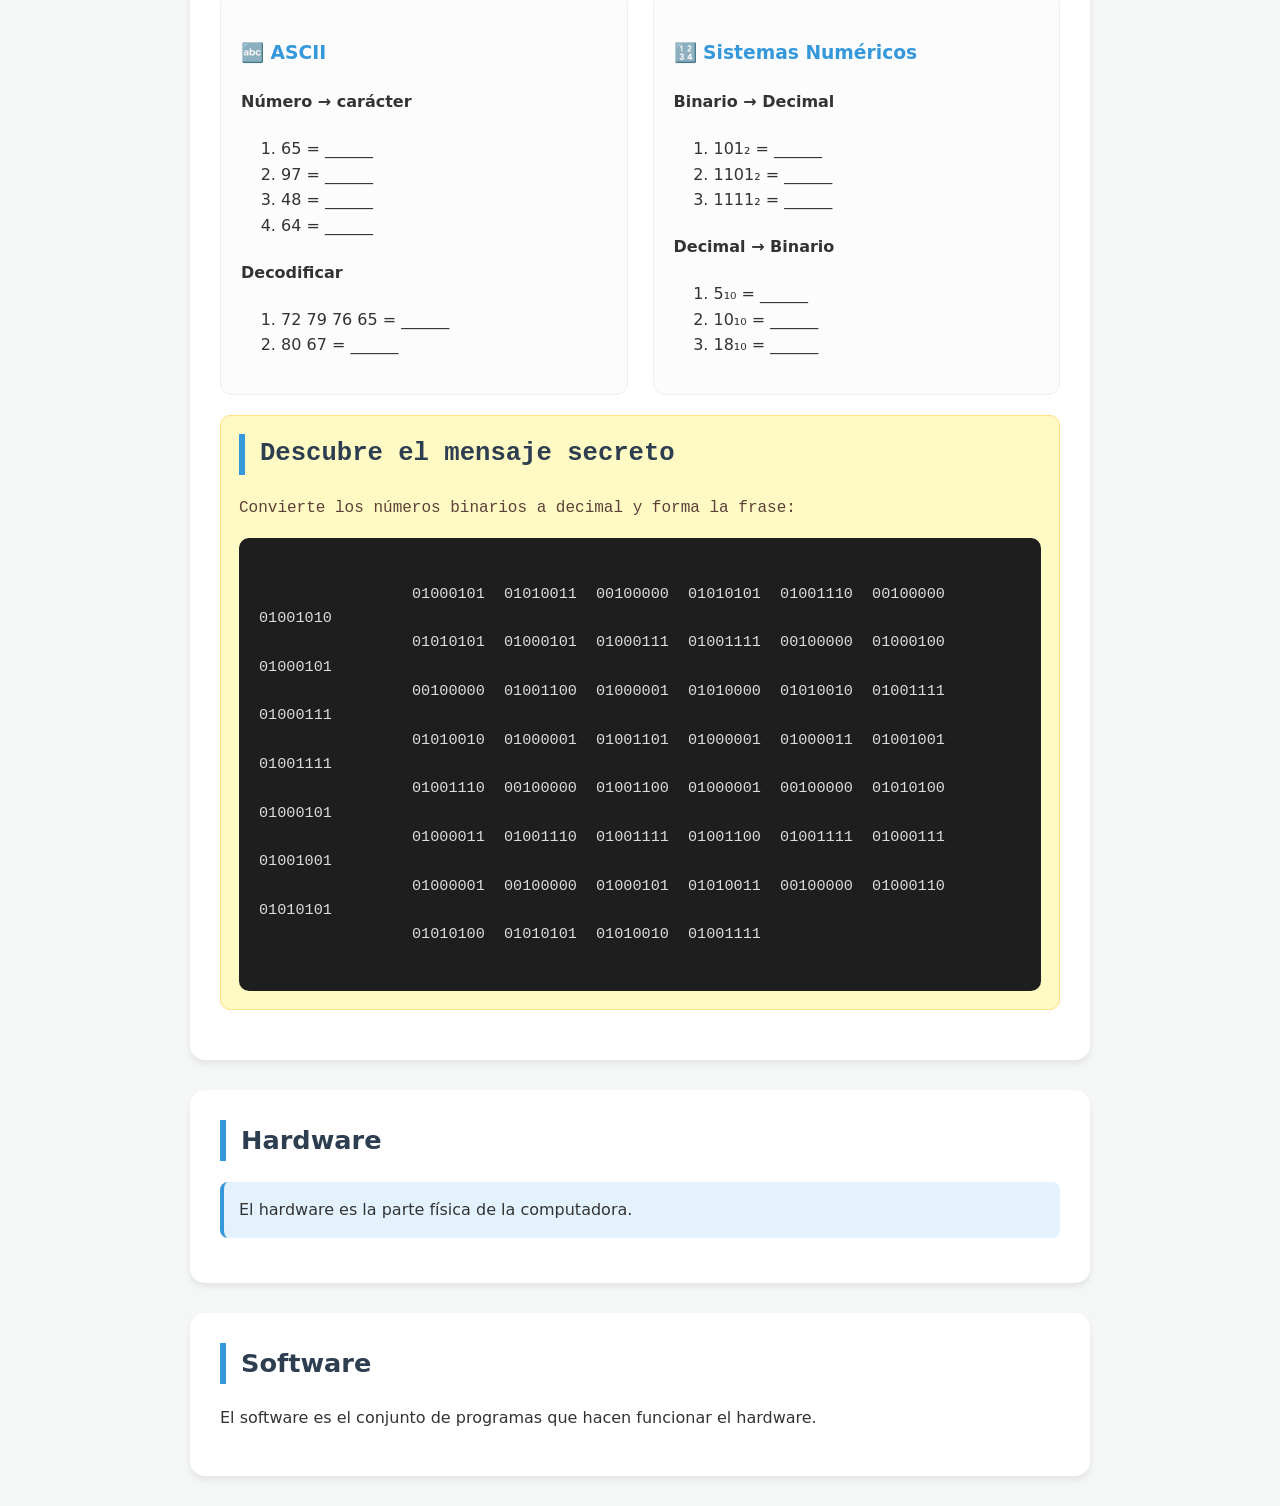
<file: anteriores.html>
<!DOCTYPE html>
<html lang="en">
<head>
    <meta charset="UTF-8">
    <meta name="viewport" content="width=device-width, initial-scale=1.0">
    <title>Document</title>
    <style>
      /* Estilos optimizados para modernizar el diseño */
      :root {
        --primary: #2c3e50;
        --secondary: #3498db;
        --accent: #e67e22;
        --bg: #f4f7f6;
        --text: #333;
        --white: #ffffff;
        --shadow: 0 4px 6px rgba(0, 0, 0, 0.07);
      }

      body {
        font-family:
          "Segoe UI",
          system-ui,
          -apple-system,
          sans-serif;
        line-height: 1.6;
        color: var(--text);
        background-color: var(--bg);
        margin: 0;
        padding: 0;
      }

      header {
        background: var(--primary);
        color: var(--white);
        padding: 3rem 1rem;
        text-align: center;
        box-shadow: 0 2px 15px rgba(0, 0, 0, 0.2);
      }

      header h1 {
        margin: 0;
        font-size: 2.2rem;
        letter-spacing: -1px;
      }
      header p {
        margin: 8px 0 0;
        opacity: 0.9;
        font-size: 1.1rem;
      }

      .contenedor {
        max-width: 900px;
        margin: 30px auto;
        padding: 0 20px;
      }

      section {
        background: var(--white);
        margin-bottom: 30px;
        padding: 30px;
        border-radius: 15px;
        box-shadow: var(--shadow);
      }

      h2 {
        color: var(--primary);
        border-left: 6px solid var(--secondary);
        padding-left: 15px;
        margin-top: 0;
        font-size: 1.6rem;
      }

      h3 {
        color: var(--secondary);
        margin-top: 25px;
      }

      .resumen {
        background: #e8f5e9;
        color: #2e7d32;
        padding: 18px;
        border-radius: 10px;
        border-left: 5px solid #4caf50;
        font-weight: 600;
        margin: 20px 0;
      }

      .ejemplo {
        background: #fff9c4;
        color: #5d4037;
        padding: 18px;
        border-radius: 10px;
        border: 1px solid #ffe082;
        font-family: "Consolas", "Monaco", monospace;
        margin: 20px 0;
      }

      .tip {
        background: #e3f2fd;
        padding: 15px;
        border-radius: 8px;
        border-left: 4px solid var(--secondary);
        margin: 15px 0;
      }

      img {
        max-width: 100%;
        height: auto;
        display: block;
        margin: 20px auto;
        border-radius: 12px;
        box-shadow: 0 2px 8px rgba(0, 0, 0, 0.1);
      }

      .columnas {
        display: flex;
        gap: 25px;
        flex-wrap: wrap;
        margin-top: 20px;
      }

      .columna {
        flex: 1;
        min-width: 280px;
        background: #fcfcfc;
        padding: 20px;
        border-radius: 12px;
        border: 1px solid #eee;
      }

      table {
        width: 100%;
        border-collapse: collapse;
        margin: 20px 0;
        background: white;
      }

      th,
      td {
        border: 1px solid #edf2f7;
        padding: 14px;
        text-align: left;
      }

      th {
        background: var(--secondary);
        color: white;
      }
      tr:nth-child(even) {
        background-color: #f8fafc;
      }

      .container {
        border: 1px solid #e2e8f0;
        padding: 20px;
        margin-bottom: 20px;
        border-radius: 10px;
      }

      code {
        display: block;
        background: #1e1e1e;
        color: #dcdcdc;
        padding: 20px;
        border-radius: 10px;
        overflow-x: auto;
        font-family: "Consolas", monospace;
        font-size: 0.95rem;
        line-height: 1.6;
        word-spacing: 10px;
        white-space: pre-wrap; /* Mantiene el formato pero permite saltos si es necesario */
      }

      footer {
        text-align: center;
        padding: 3rem;
        color: #94a3b8;
        font-size: 0.95rem;
      }

      a {
        color: var(--secondary);
        text-decoration: none;
        font-weight: bold;
        transition: color 0.2s;
      }
      a:hover {
        color: var(--accent);
        text-decoration: underline;
      }

      /* Ajustes para checkboxes en la actividad */
      ul {
        list-style-type: none;
        padding-left: 10px;
      }
      ul li {
        margin-bottom: 8px;
      }

      @media (max-width: 600px) {
        header h1 {
          font-size: 1.5rem;
        }
        section {
          padding: 20px;
        }
      }
    </style>
</head>
<body>
    <header>
        <h1>Temas Dados</h1>
    </header>
    <div class="contenedor">

  <section>
    <h2>Sistema</h2>
    <p>
      El concepto de sistema se refiere a un conjunto de elementos que están
      relacionados entre sí y trabajan juntos para cumplir una función o
      alcanzar un objetivo.
    </p>
  </section>

  <section>
    <h2>Sistema Digital</h2>
    <p>
      Un sistema digital es un conjunto de dispositivos electrónicos que
      procesan, almacenan o transmiten información usando señales digitales
      representadas por <b>0 y 1</b>.
    </p>

    <h3>Características principales</h3>
    <ul>
      <li>Utiliza señales binarias (0 y 1).</li>
      <li>La información se procesa mediante circuitos lógicos.</li>
      <li>Es más preciso y resistente al ruido que los sistemas analógicos.</li>
    </ul>

    <h3>Componentes básicos</h3>
    <ul>
      <li><b>Entradas:</b> reciben datos (teclado, sensores).</li>
      <li><b>Procesamiento:</b> puertas lógicas y circuitos digitales.</li>
      <li><b>Salidas:</b> muestran o envían el resultado (pantalla, impresora).</li>
    </ul>

    <h3>Ejemplos</h3>
    <ul>
      <li>Computadoras</li>
      <li>Teléfonos celulares</li>
      <li>Calculadoras</li>
      <li>Relojes digitales</li>
      <li>Consolas de videojuegos</li>
    </ul>

    <div class="resumen">
      ✔ Un sistema digital trabaja con información en forma de bits (0 y 1).
    </div>
  </section>

  <section>
    <h2>Sistema Analógico</h2>
    <p>
      Un sistema analógico representa y procesa información mediante señales continuas.
    </p>

    <h3>Características</h3>
    <ul>
      <li>Utiliza señales continuas.</li>
      <li>Los valores cambian de forma progresiva.</li>
      <li>Es más sensible al ruido.</li>
    </ul>

    <h3>Ejemplos</h3>
    <ul>
      <li>Reloj con agujas</li>
      <li>Radio analógica</li>
      <li>Termómetro de mercurio</li>
    </ul>

    <div class="resumen">✔ Un sistema analógico usa señales continuas.</div>
  </section>

  <section>
    <h2>BIT</h2>
    <p>Un bit (binary digit) es la unidad más pequeña de información en informática.</p>

    <h3>Características</h3>
    <ul>
      <li>Solo puede tener dos valores: 0 o 1.</li>
      <li>Representa estados como encendido/apagado.</li>
    </ul>

    <h3>Relación con otras unidades</h3>
    <ul>
      <li>8 bits = 1 byte</li>
      <li>Los bytes representan letras, números y símbolos.</li>
    </ul>

    <div class="resumen">✔ Un bit es la unidad básica de información digital.</div>
  </section>

  <section>
    <h2>Sistema Binario</h2>
    <p>El sistema binario utiliza solo dos números: <b>0 y 1</b>.</p>

    <h3>Características</h3>
    <ul>
      <li>Su base es 2.</li>
      <li>Cada posición representa una potencia de 2.</li>
      <li>Es el sistema utilizado por las computadoras.</li>
    </ul>

    <div class="ejemplo">Ejemplo: 1011 = 8 + 0 + 2 + 1 = 11</div>
  </section>

  <section>
    <h2>Conversiones</h2>

    <h3>Decimal → Binario</h3>
    <p>Dividir entre 2 y tomar los restos.</p>

    <img class="dec_bin" src="dec a bin.jpg" alt="Decimal a Binario">

    <h3>Binario → Decimal</h3>
    <p>Sumar potencias de 2 según cada bit.</p>

    <img class="dec_bin" src="bin a dec.jpg" alt="Binario a Decimal">

    <h3>Conversión Automática</h3>
    <p>
      Calculadora online:
      <a href="https://www.unitjuggler.com/numbersystems-convertir-decimal-a-binary.html?val=0" target="_blank">
        Convertidor Decimal a Binario
      </a>
    </p>
  </section>

  <section>
    <h2>Tabla ASCII</h2>
    <img class="ascii" src="ascii.jpg" alt="Tabla ASCII completa">
  </section>

  <section>
    <h2>🧠 Ejercicios</h2>

    <div class="columnas">
      <div class="columna">
        <h3>🔤 ASCII</h3>

        <h4>Número → carácter</h4>
        <ol>
          <li>65 = ______</li>
          <li>97 = ______</li>
          <li>48 = ______</li>
          <li>64 = ______</li>
        </ol>

        <h4>Decodificar</h4>
        <ol>
          <li>72 79 76 65 = ______</li>
          <li>80 67 = ______</li>
        </ol>
      </div>

      <div class="columna">
        <h3>🔢 Sistemas Numéricos</h3>

        <h4>Binario → Decimal</h4>
        <ol>
          <li>101₂ = ______</li>
          <li>1101₂ = ______</li>
          <li>1111₂ = ______</li>
        </ol>

        <h4>Decimal → Binario</h4>
        <ol>
          <li>5₁₀ = ______</li>
          <li>10₁₀ = ______</li>
          <li>18₁₀ = ______</li>
        </ol>
      </div>
    </div>

    <div class="ejemplo">
      <h2>Descubre el mensaje secreto</h2>
      <p>Convierte los números binarios a decimal y forma la frase:</p>

      <code>
        01000101 01010011 00100000 01010101 01001110 00100000 01001010
        01010101 01000101 01000111 01001111 00100000 01000100 01000101
        00100000 01001100 01000001 01010000 01010010 01001111 01000111
        01010010 01000001 01001101 01000001 01000011 01001001 01001111
        01001110 00100000 01001100 01000001 00100000 01010100 01000101
        01000011 01001110 01001111 01001100 01001111 01000111 01001001
        01000001 00100000 01000101 01010011 00100000 01000110 01010101
        01010100 01010101 01010010 01001111
      </code>
    </div>
  </section>

  <section id="hard">
    <h2>Hardware</h2>
    <p class="tip">
      El hardware es la parte física de la computadora.
    </p>
  </section>

  <section>
    <h2>Software</h2>
    <p>
      El software es el conjunto de programas que hacen funcionar el hardware.
    </p>
  </section>

</div>
</body>
</html>
</file>
<file: style.css>
/* =========================================================
   TEMA OSCURO MODERNO — NO NEGRO
========================================================= */

:root {
    --bg: #171b24;
    --bg-secondary: #1d222d;

    --surface: #222834;
    --surface-light: #282f3c;
    --surface-hover: #2d3543;

    --border: #343c4b;
    --border-light: #3d4655;

    --text: #f1f3f7;
    --text-secondary: #b8c0cd;
    --text-muted: #8993a3;

    --yellow: #f7df1e;
    --yellow-light: #fff06a;
    --yellow-dark: #cdb900;

    --blue: #5b9cff;
    --green: #45d483;
    --red: #ff6b5f;

    --radius: 12px;
    --radius-lg: 17px;

    --shadow:
        0 8px 25px rgba(0, 0, 0, 0.20);

    --shadow-hover:
        0 14px 35px rgba(0, 0, 0, 0.30);

    --transition: .25s ease;
}


/* =========================================================
   RESET
========================================================= */

* {
    margin: 0;
    padding: 0;
    box-sizing: border-box;
}

html {
    scroll-behavior: smooth;
}

body {
    font-family:
        Inter,
        Arial,
        Helvetica,
        sans-serif;

    background:
        radial-gradient(
            circle at 10% 0%,
            rgba(247, 223, 30, .035),
            transparent 30%
        ),
        var(--bg);

    color: var(--text);

    line-height: 1.6;

    min-height: 100vh;
}


/* =========================================================
   SCROLLBAR
========================================================= */

::-webkit-scrollbar {
    width: 8px;
}

::-webkit-scrollbar-track {
    background: var(--bg);
}

::-webkit-scrollbar-thumb {
    background: #414a59;
    border-radius: 20px;
}

::-webkit-scrollbar-thumb:hover {
    background: #596474;
}


/* =========================================================
   HEADER
========================================================= */

.header {
    height: 70px;

    background: rgba(29, 34, 45, .94);

    backdrop-filter: blur(12px);

    border-bottom:
        1px solid var(--border);

    display: flex;

    align-items: center;

    justify-content: space-between;

    padding: 0 32px;

    position: sticky;

    top: 0;

    z-index: 1000;
}


/* =========================================================
   LOGO
========================================================= */

.logo {
    display: flex;

    align-items: center;

    font-size: 19px;

    font-weight: 800;

    color: var(--text);
}

.logo span {
    width: 35px;
    height: 35px;

    display: flex;

    align-items: center;
    justify-content: center;

    background: var(--yellow);

    color: #111;

    border-radius: 9px;

    margin-right: 10px;

    box-shadow:
        0 5px 15px rgba(247, 223, 30, .18);
}


/* =========================================================
   PROGRESO
========================================================= */

.progreso {
    display: flex;

    align-items: center;

    gap: 12px;

    color: var(--text-muted);

    font-size: 13px;
}

.barra {
    width: 160px;

    height: 7px;

    background: #343b49;

    border-radius: 20px;

    overflow: hidden;
}

.barra-progreso {
    width: 0%;

    height: 100%;

    background:
        linear-gradient(
            90deg,
            var(--yellow-dark),
            var(--yellow),
            var(--yellow-light)
        );

    border-radius: 20px;

    transition: width .4s ease;

    box-shadow:
        0 0 10px rgba(247, 223, 30, .35);
}


/* =========================================================
   LAYOUT
========================================================= */

.layout {
    display: flex;

    min-height:
        calc(100vh - 70px);
}


/* =========================================================
   SIDEBAR
========================================================= */

.sidebar {
    width: 265px;

    background:
        linear-gradient(
            180deg,
            #202631,
            #1b202a
        );

    border-right:
        1px solid var(--border);

    padding: 28px 18px;

    position: fixed;

    top: 70px;

    bottom: 0;

    overflow-y: auto;
}

.sidebar h3 {
    font-size: 11px;

    text-transform: uppercase;

    letter-spacing: 1.5px;

    color: var(--text-muted);

    margin:
        0 12px 14px;
}

.sidebar nav {
    display: flex;

    flex-direction: column;

    gap: 5px;
}

.sidebar a {
    color: var(--text-secondary);

    text-decoration: none;

    padding: 11px 13px;

    border-radius: 9px;

    display: flex;

    align-items: center;

    gap: 10px;

    border: 1px solid transparent;

    transition: var(--transition);
}

.sidebar a span {
    font-size: 11px;

    color: var(--text-muted);

    margin-left: auto;
}

.sidebar a:hover {
    background: var(--surface-hover);

    color: white;

    transform: translateX(3px);
}

.sidebar a.activo {
    background:
        linear-gradient(
            90deg,
            rgba(247, 223, 30, .14),
            rgba(247, 223, 30, .04)
        );

    color: var(--yellow);

    border-color:
        rgba(247, 223, 30, .18);

    box-shadow:
        inset 3px 0 0 var(--yellow);
}


/* =========================================================
   CONTENIDO
========================================================= */

.contenido {
    margin-left: 265px;

    width: 100%;

    max-width: 1050px;

    padding:
        55px 55px 100px;
}

.clase {
    padding-bottom: 75px;

    margin-bottom: 75px;

    border-bottom:
        1px solid var(--border);
}


/* =========================================================
   ETIQUETA
========================================================= */

.etiqueta {
    display: inline-flex;

    padding: 5px 10px;

    border-radius: 20px;

    background:
        rgba(247, 223, 30, .09);

    border:
        1px solid rgba(247, 223, 30, .20);

    color: var(--yellow);

    font-size: 12px;

    font-weight: 800;

    letter-spacing: 1px;

    text-transform: uppercase;
}


/* =========================================================
   TITULOS
========================================================= */

h1 {
    font-size:
        clamp(36px, 5vw, 50px);

    line-height: 1.12;

    letter-spacing: -1.5px;

    margin:
        14px 0 18px;

    color: var(--text);
}

h2 {
    font-size: 27px;

    margin:
        38px 0 15px;

    color: var(--text);
}

h3 {
    color: var(--text);

    margin-bottom: 8px;
}

p {
    color: var(--text-secondary);
}

.descripcion {
    font-size: 18px;

    max-width: 760px;

    margin-bottom: 38px;

    color: var(--text-secondary);
}


/* =========================================================
   CARDS
========================================================= */

.card {
    background:
        linear-gradient(
            145deg,
            #252c38,
            #222834
        );

    border:
        1px solid var(--border);

    padding: 26px;

    border-radius: var(--radius);

    margin: 24px 0;

    box-shadow: var(--shadow);

    transition: var(--transition);
}

.card:hover {
    transform: translateY(-3px);

    border-color:
        var(--border-light);

    box-shadow: var(--shadow-hover);
}

.card.pequeño {
    margin: 0;
}

.card.pequeño h3 {
    color: white;
}

.card.pequeño code {
    display: inline-block;

    margin-top: 10px;

    padding: 4px 8px;

    border-radius: 6px;

    background:
        rgba(247, 223, 30, .08);

    color: var(--yellow);
}


/* =========================================================
   TECNOLOGIAS
========================================================= */

.tecnologias {
    display: grid;

    grid-template-columns:
        repeat(3, 1fr);

    gap: 18px;

    margin-top: 25px;
}

.tecnologia {
    min-height: 140px;

    padding: 24px;

    border-radius: var(--radius);

    display: flex;

    flex-direction: column;

    justify-content: center;

    gap: 5px;

    transition: var(--transition);
}

.tecnologia:hover {
    transform: translateY(-4px);

    box-shadow: var(--shadow-hover);
}

.tecnologia strong {
    font-size: 24px;
}

.tecnologia span {
    color: var(--text-secondary);
}


/* HTML */

.html {
    background:
        rgba(228, 77, 38, .10);

    border:
        1px solid rgba(228, 77, 38, .30);
}


/* CSS */

.css {
    background:
        rgba(41, 101, 241, .10);

    border:
        1px solid rgba(41, 101, 241, .30);
}


/* JAVASCRIPT */

.js {
    background:
        rgba(247, 223, 30, .09);

    border:
        1px solid rgba(247, 223, 30, .28);
}


/* =========================================================
   CODIGO
========================================================= */

.codigo {
    margin: 25px 0;

    background: #171b23;

    border:
        1px solid #343c4a;

    border-radius: var(--radius);

    overflow: hidden;

    box-shadow:
        0 10px 30px rgba(0, 0, 0, .25);
}

.codigo-header {
    background: #252c38;

    padding: 12px 18px;

    display: flex;

    justify-content: space-between;

    align-items: center;

    color: #9da7b6;

    font-size: 13px;

    border-bottom:
        1px solid #343c4a;
}

.codigo-header button {
    border:
        1px solid rgba(247, 223, 30, .25);

    background:
        rgba(247, 223, 30, .08);

    color: var(--yellow);

    cursor: pointer;

    padding: 6px 10px;

    border-radius: 6px;

    transition: var(--transition);
}

.codigo-header button:hover {
    background: var(--yellow);

    color: #111;
}

pre {
    padding: 22px;

    overflow-x: auto;

    font-size: 14px;

    line-height: 1.7;
}

code {
    font-family:
        Consolas,
        "Courier New",
        monospace;

    color: #e4e8ef;
}


/* =========================================================
   NOTA
========================================================= */

.nota {
    background:
        rgba(247, 223, 30, .07);

    border:
        1px solid rgba(247, 223, 30, .18);

    border-left:
        4px solid var(--yellow);

    padding:
        18px 20px;

    border-radius: var(--radius);
}

.nota strong {
    color: var(--yellow);
}

.nota p {
    margin-top: 5px;
}


/* =========================================================
   GRID
========================================================= */

.grid {
    display: grid;

    grid-template-columns:
        repeat(3, 1fr);

    gap: 18px;

    margin-top: 25px;
}


/* =========================================================
   EJERCICIO
========================================================= */

.ejercicio {
    background:
        linear-gradient(
            135deg,
            #282f3a,
            #252b36
        );

    border:
        1px solid rgba(247, 223, 30, .20);

    padding: 30px;

    border-radius: var(--radius-lg);

    box-shadow: var(--shadow);

    transition: var(--transition);
}

.ejercicio:hover {
    transform: translateY(-4px);

    border-color:
        rgba(247, 223, 30, .40);

    box-shadow: var(--shadow-hover);
}

.ejercicio > span {
    color: var(--yellow);

    font-size: 12px;

    font-weight: 800;

    letter-spacing: 1px;

    text-transform: uppercase;
}

.ejercicio h2 {
    margin-top: 8px;
}


/* =========================================================
   BOTON
========================================================= */

.btn-ejercicio {
    margin-top: 20px;

    padding:
        11px 18px;

    border: none;

    border-radius: 8px;

    background: var(--yellow);

    color: #111;

    font-weight: 800;

    cursor: pointer;

    box-shadow:
        0 5px 15px rgba(247, 223, 30, .18);

    transition: var(--transition);
}

.btn-ejercicio:hover {
    background: var(--yellow-light);

    transform: translateY(-2px);

    box-shadow:
        0 8px 22px rgba(247, 223, 30, .28);
}


/* =========================================================
   RESPONSIVE
========================================================= */

@media (max-width: 1000px) {

    .sidebar {
        width: 230px;
    }

    .contenido {
        margin-left: 230px;

        padding:
            45px 35px 80px;
    }

    .tecnologias,
    .grid {
        grid-template-columns:
            repeat(2, 1fr);
    }
}


@media (max-width: 800px) {

    .sidebar {
        display: none;
    }

    .contenido {
        margin-left: 0;

        padding:
            40px 20px 70px;
    }

    .header {
        padding: 0 20px;
    }

    .progreso span:first-child {
        display: none;
    }

    h1 {
        font-size: 35px;
    }

    .tecnologias,
    .grid {
        grid-template-columns: 1fr;
    }
}


@media (max-width: 480px) {

    .header {
        padding: 0 14px;
    }

    .logo {
        font-size: 16px;
    }

    .barra {
        width: 80px;
    }

    .contenido {
        padding:
            30px 15px 60px;
    }

    h1 {
        font-size: 30px;
    }

    h2 {
        font-size: 23px;
    }

    .descripcion {
        font-size: 16px;
    }

    .card,
    .ejercicio {
        padding: 21px;
    }

    pre {
        padding: 17px;

        font-size: 12px;
    }
}
</file>
